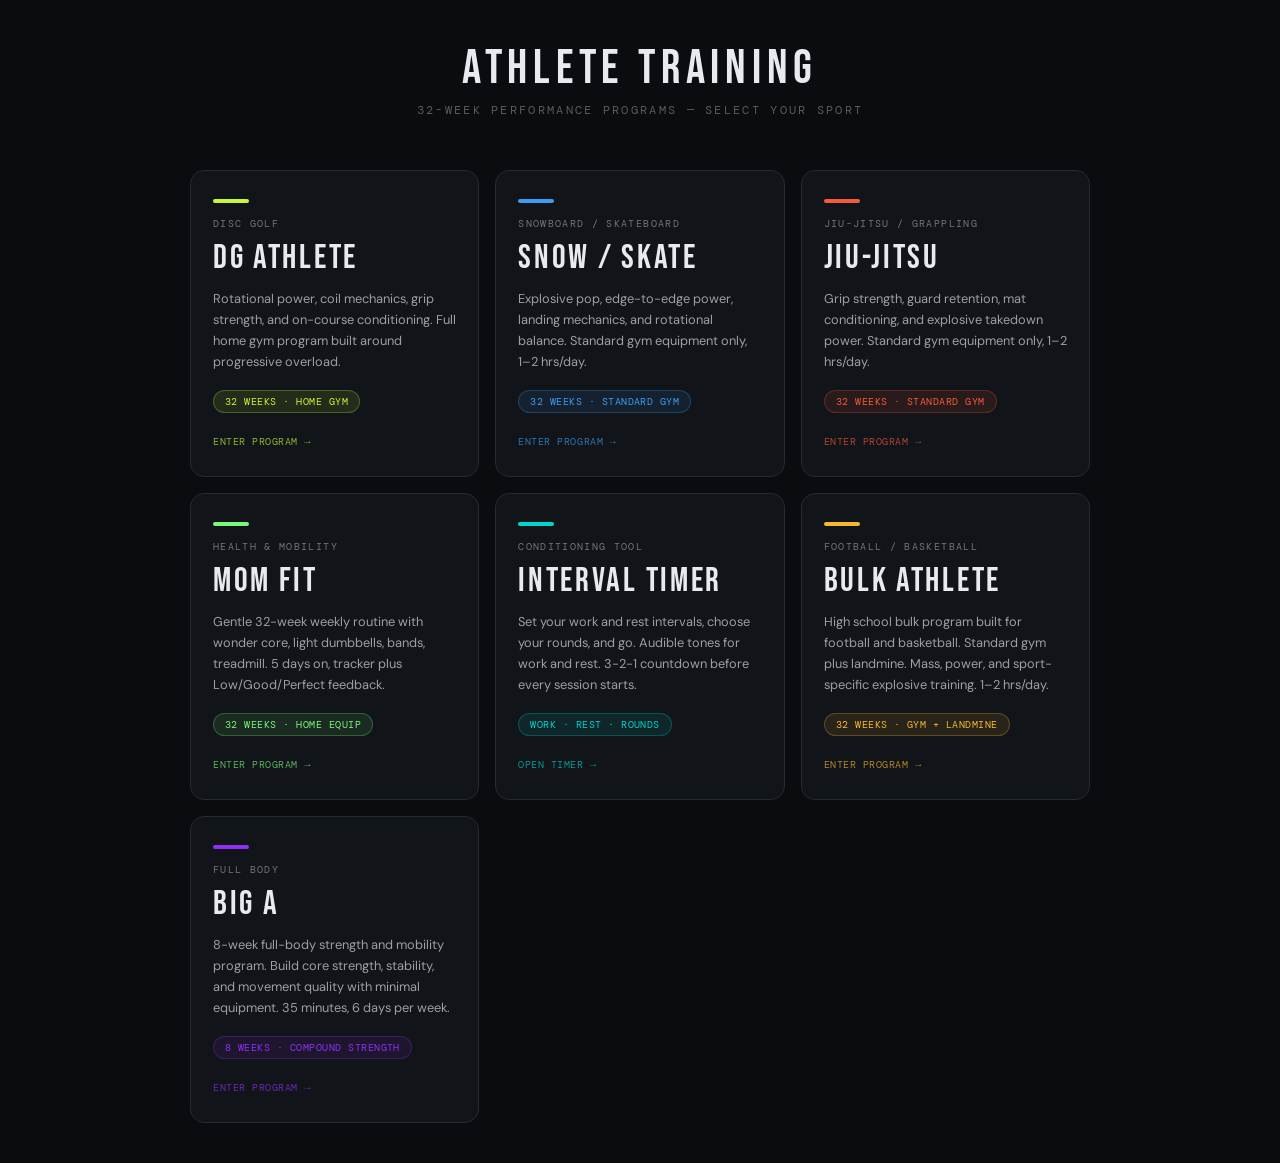
<file: index.html>
<!DOCTYPE html>
<html lang="en">
<head>
<meta charset="UTF-8"/>
<meta name="viewport" content="width=device-width, initial-scale=1.0"/>
<title>ATHLETE TRAINING SYSTEM — 32-Week Programs</title>
<link href="https://fonts.googleapis.com/css2?family=Bebas+Neue&family=DM+Mono:wght@400;500&family=DM+Sans:wght@300;400;500;600&display=swap" rel="stylesheet"/>
<style>
  :root {
    --bg:#0a0c0f;--surface:#111418;--surface2:#181c22;--border:#252a33;
    --text:#e8eaf0;--muted:#606880;
  }
  *{box-sizing:border-box;margin:0;padding:0}
  body{background:var(--bg);color:var(--text);font-family:'DM Sans',sans-serif;min-height:100vh;display:flex;flex-direction:column;align-items:center;justify-content:center;padding:40px 20px}
  .landing-title{font-family:'Bebas Neue',cursive;font-size:3rem;letter-spacing:.12em;margin-bottom:6px;text-align:center}
  .landing-sub{font-family:'DM Mono',monospace;font-size:.72rem;letter-spacing:.2em;opacity:.35;text-align:center;margin-bottom:52px;text-transform:uppercase}
  .athlete-grid{display:grid;grid-template-columns:repeat(3,1fr);gap:16px;max-width:900px;width:100%}
  .athlete-card{background:var(--surface);border:1px solid var(--border);border-radius:14px;padding:28px 22px;cursor:pointer;transition:.25s;text-decoration:none;color:var(--text);display:flex;flex-direction:column;gap:10px;position:relative;overflow:hidden}
  .athlete-card:hover{transform:translateY(-3px)}
  .card-stripe{width:36px;height:4px;border-radius:2px;margin-bottom:4px}
  .card-title{font-family:'Bebas Neue',cursive;font-size:2.1rem;letter-spacing:.08em;line-height:1}
  .card-sport{font-family:'DM Mono',monospace;font-size:.6rem;letter-spacing:.14em;opacity:.45;text-transform:uppercase;margin-bottom:2px}
  .card-desc{font-size:.8rem;line-height:1.65;opacity:.65;margin-top:2px}
  .card-tag{display:inline-block;font-family:'DM Mono',monospace;font-size:.6rem;padding:4px 11px;border-radius:100px;margin-top:8px;letter-spacing:.05em;width:fit-content}

  /* DG card */
  .card-dg{border-color:#252a33}
  .card-dg:hover{border-color:#c8f73a;background:rgba(200,247,58,.04)}
  .card-dg .card-stripe{background:#c8f73a}
  .card-dg .card-tag{background:rgba(200,247,58,.1);color:#c8f73a;border:1px solid rgba(200,247,58,.25)}
  .card-dg .card-arrow{color:#c8f73a}

  /* Snow/Skate card */
  .card-snow{border-color:#252a33}
  .card-snow:hover{border-color:#3a9ef7;background:rgba(58,158,247,.04)}
  .card-snow .card-stripe{background:#3a9ef7}
  .card-snow .card-tag{background:rgba(58,158,247,.1);color:#3a9ef7;border:1px solid rgba(58,158,247,.25)}
  .card-snow .card-arrow{color:#3a9ef7}

  /* BJJ card */
  .card-bjj{border-color:#252a33}
  .card-bjj:hover{border-color:#f75a3a;background:rgba(247,90,58,.04)}
  .card-bjj .card-stripe{background:#f75a3a}
  .card-bjj .card-tag{background:rgba(247,90,58,.1);color:#f75a3a;border:1px solid rgba(247,90,58,.25)}
  .card-bjj .card-arrow{color:#f75a3a}

  /* MOM 65+ card */
  .card-mom{border-color:#252a33}
  .card-mom:hover{border-color:#7af77c;background:rgba(122,247,124,.08)}
  .card-mom .card-stripe{background:#7af77c}
  .card-mom .card-tag{background:rgba(122,247,124,.1);color:#7af77c;border:1px solid rgba(122,247,124,.25)}
  .card-mom .card-arrow{color:#7af77c}

  /* Interval Timer card */
  .card-timer{border-color:#252a33}
  .card-timer:hover{border-color:#00d4cc;background:rgba(0,212,204,.04)}
  .card-timer .card-stripe{background:#00d4cc}
  .card-timer .card-tag{background:rgba(0,212,204,.1);color:#00d4cc;border:1px solid rgba(0,212,204,.25)}
  .card-timer .card-arrow{color:#00d4cc}

  /* Football/Hoops card */
  .card-football{border-color:#252a33}
  .card-football:hover{border-color:#f7b830;background:rgba(247,184,48,.04)}
  .card-football .card-stripe{background:#f7b830}
  .card-football .card-tag{background:rgba(247,184,48,.1);color:#f7b830;border:1px solid rgba(247,184,48,.25)}
  .card-football .card-arrow{color:#f7b830}

  /* Big A card */
  .card-biga{border-color:#252a33}
  .card-biga:hover{border-color:#9030f7;background:rgba(144,48,247,.04)}
  .card-biga .card-stripe{background:#9030f7}
  .card-biga .card-tag{background:rgba(144,48,247,.1);color:#9030f7;border:1px solid rgba(144,48,247,.25)}
  .card-biga .card-arrow{color:#9030f7}

  .card-arrow{font-family:'DM Mono',monospace;font-size:.65rem;margin-top:auto;padding-top:12px;opacity:.7;letter-spacing:.05em}

  ::-webkit-scrollbar{width:4px}::-webkit-scrollbar-track{background:var(--bg)}::-webkit-scrollbar-thumb{background:var(--border)}

  @media(max-width:720px){
    .athlete-grid{grid-template-columns:1fr}
    .landing-title{font-size:2.2rem}
    body{justify-content:flex-start;padding:40px 20px}
  }
</style>
</head>
<body>
<div class="landing-title">ATHLETE TRAINING</div>
<div class="landing-sub">32-Week Performance Programs — Select Your Sport</div>
<div class="athlete-grid">

  <a class="athlete-card card-dg" href="dg-athlete.html">
    <div class="card-stripe"></div>
    <div class="card-sport">Disc Golf</div>
    <div class="card-title">DG ATHLETE</div>
    <div class="card-desc">Rotational power, coil mechanics, grip strength, and on-course conditioning. Full home gym program built around progressive overload.</div>
    <div class="card-tag">32 WEEKS · HOME GYM</div>
    <div class="card-arrow card-dg">ENTER PROGRAM →</div>
  </a>

  <a class="athlete-card card-snow" href="snow-skate.html">
    <div class="card-stripe"></div>
    <div class="card-sport">Snowboard / Skateboard</div>
    <div class="card-title">SNOW / SKATE</div>
    <div class="card-desc">Explosive pop, edge-to-edge power, landing mechanics, and rotational balance. Standard gym equipment only, 1–2 hrs/day.</div>
    <div class="card-tag">32 WEEKS · STANDARD GYM</div>
    <div class="card-arrow card-snow">ENTER PROGRAM →</div>
  </a>

  <a class="athlete-card card-bjj" href="jiujitsu.html">
    <div class="card-stripe"></div>
    <div class="card-sport">Jiu-Jitsu / Grappling</div>
    <div class="card-title">JIU-JITSU</div>
    <div class="card-desc">Grip strength, guard retention, mat conditioning, and explosive takedown power. Standard gym equipment only, 1–2 hrs/day.</div>
    <div class="card-tag">32 WEEKS · STANDARD GYM</div>
    <div class="card-arrow card-bjj">ENTER PROGRAM →</div>
  </a>

  <a class="athlete-card card-mom" href="mom-65.html">
    <div class="card-stripe"></div>
    <div class="card-sport">Health & Mobility</div>
    <div class="card-title">MOM FIT</div>
    <div class="card-desc">Gentle 32-week weekly routine with wonder core, light dumbbells, bands, treadmill. 5 days on, tracker plus Low/Good/Perfect feedback.</div>
    <div class="card-tag">32 WEEKS · HOME EQUIP</div>
    <div class="card-arrow card-mom">ENTER PROGRAM →</div>
  </a>

  <a class="athlete-card card-timer" href="interval-timer.html">
    <div class="card-stripe"></div>
    <div class="card-sport">Conditioning Tool</div>
    <div class="card-title">INTERVAL TIMER</div>
    <div class="card-desc">Set your work and rest intervals, choose your rounds, and go. Audible tones for work and rest. 3-2-1 countdown before every session starts.</div>
    <div class="card-tag">WORK · REST · ROUNDS</div>
    <div class="card-arrow card-timer">OPEN TIMER →</div>
  </a>

  <a class="athlete-card card-football" href="football.html">
    <div class="card-stripe"></div>
    <div class="card-sport">Football / Basketball</div>
    <div class="card-title">BULK ATHLETE</div>
    <div class="card-desc">High school bulk program built for football and basketball. Standard gym plus landmine. Mass, power, and sport-specific explosive training. 1–2 hrs/day.</div>
    <div class="card-tag">32 WEEKS · GYM + LANDMINE</div>
    <div class="card-arrow card-football">ENTER PROGRAM →</div>
  </a>

  <a class="athlete-card card-biga" href="big-a.html">
    <div class="card-stripe"></div>
    <div class="card-sport">Full Body</div>
    <div class="card-title">BIG A</div>
    <div class="card-desc">8-week full-body strength and mobility program. Build core strength, stability, and movement quality with minimal equipment. 35 minutes, 6 days per week.</div>
    <div class="card-tag">8 WEEKS · COMPOUND STRENGTH</div>
    <div class="card-arrow card-biga">ENTER PROGRAM →</div>
  </a>

</div>
</body>
</html>
</file>
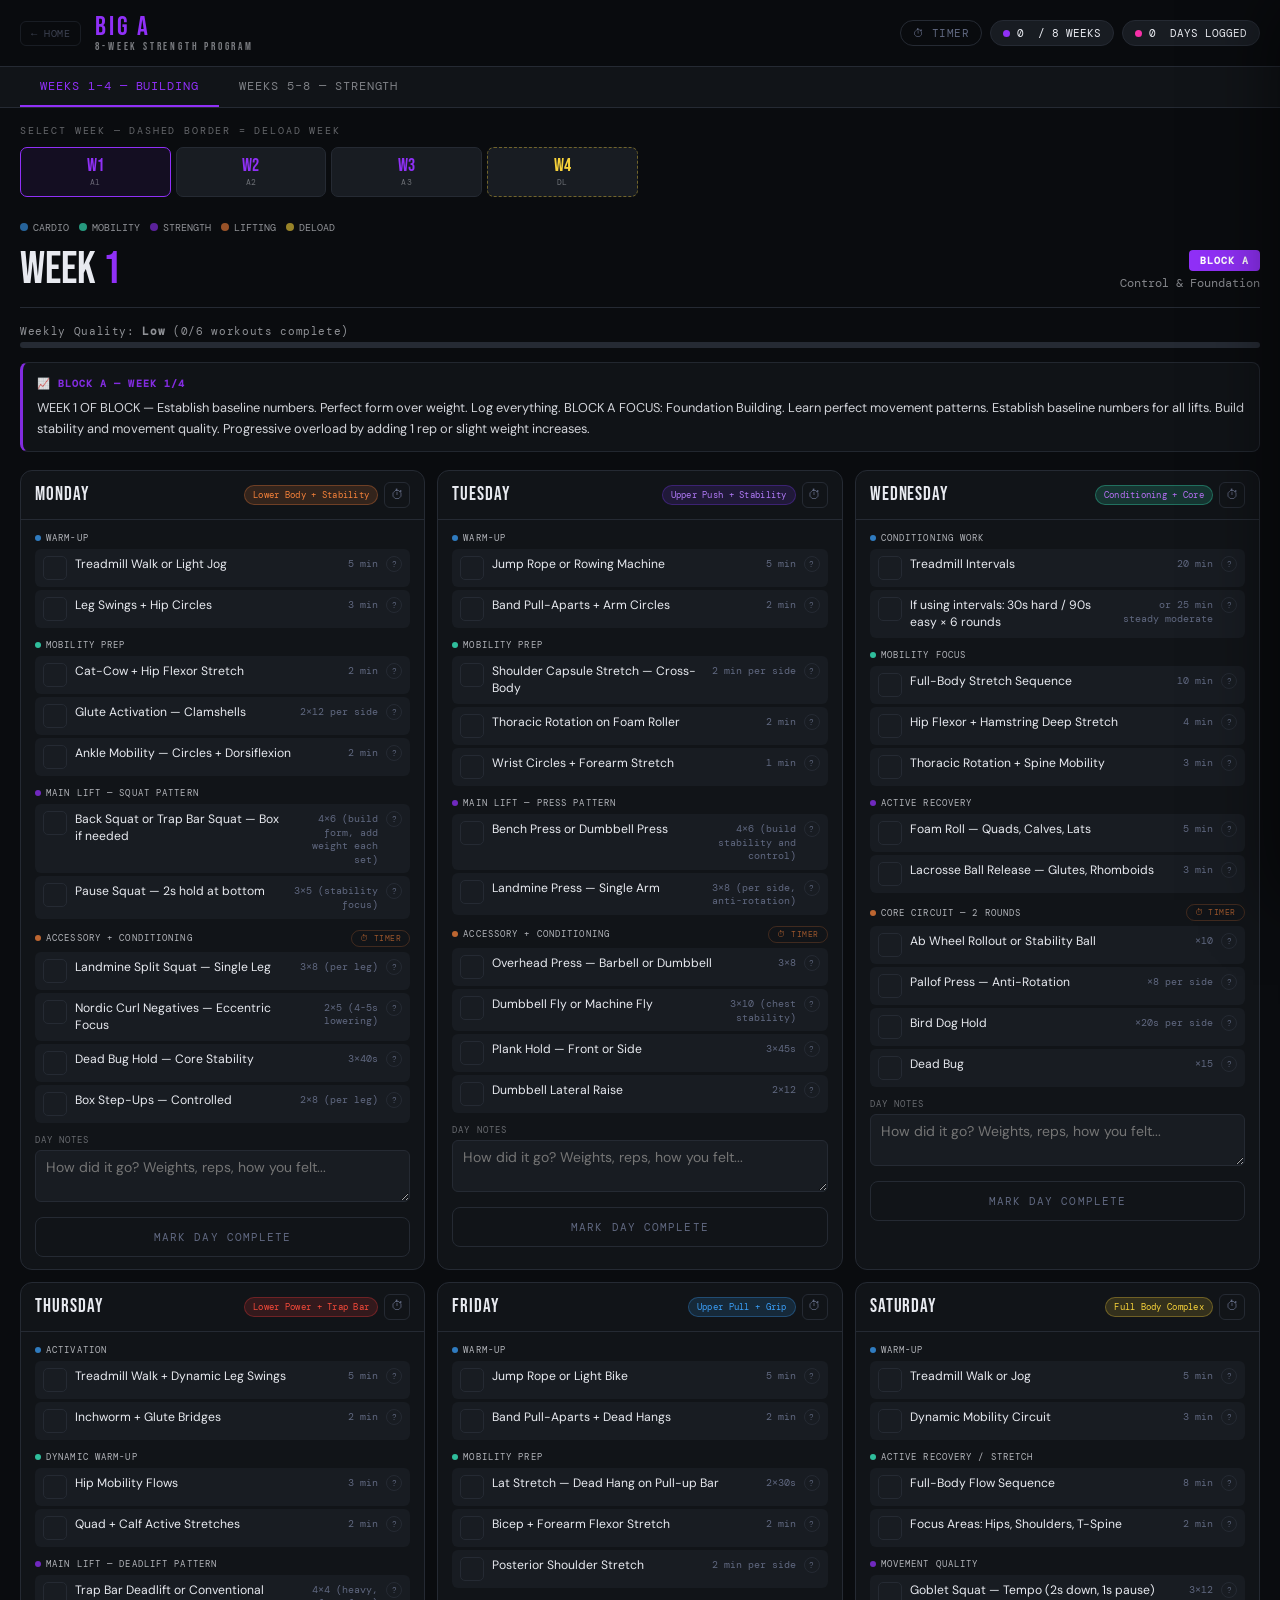
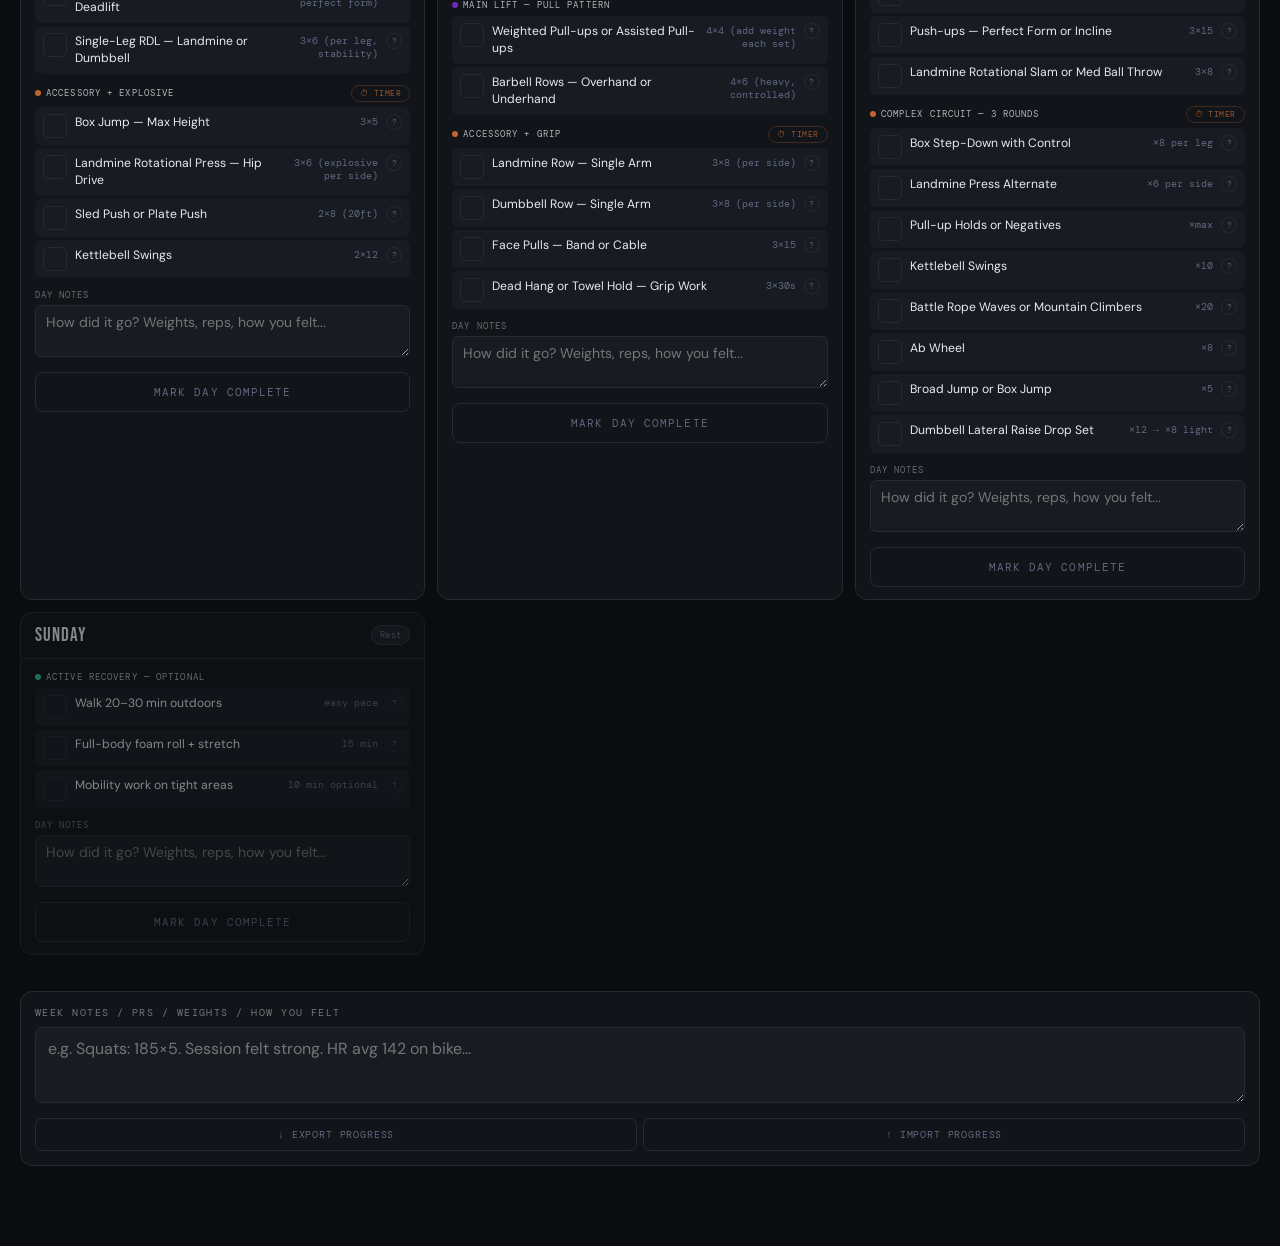
<file: big-a.html>
<!DOCTYPE html>
<html lang="en">
<head>
<meta charset="UTF-8"/>
<meta name="viewport" content="width=device-width, initial-scale=1.0"/>
<title>BIG A — 8-Week Full Body Strength Program</title>
<link rel="stylesheet" href="css/base.css"/>
<style>
  /* Big A theme — purple */
  :root {
    --accent:#9030f7;
    --accent2:#b870f7;
    --accent3:#f730a8;
    --accent4:#30f7f7;
    --dg:#9030f7;
    --accent-lo:rgba(144,48,247,.08);
    --accent-bd:rgba(144,48,247,.28);
  }
  .stat-pill .dot { background: var(--accent); }
  .stat-pill .dot.r { background: var(--accent3); }
  .block-badge { color: #fff; }
  .block-badge.deload { color: #000; }
</style>
</head>
<body>
<header>
  <div class="header-left">
    <a class="back-link" href="index.html">← HOME</a>
    <div class="logo">BIG A<span>8-WEEK STRENGTH PROGRAM</span></div>
  </div>
  <div class="header-stats">
    <div class="stat-pill"><span class="dot"></span><span id="weeksDone">0</span>&nbsp;/ 8 WEEKS</div>
    <div class="stat-pill"><span class="dot r"></span><span id="daysDone">0</span>&nbsp;DAYS LOGGED</div>
  </div>
</header>
<div class="phase-nav">
  <div class="phase-tab active" onclick="setPhase(0)">WEEKS 1–4 — BUILDING</div>
  <div class="phase-tab" onclick="setPhase(1)">WEEKS 5–8 — STRENGTH</div>
</div>
<div class="week-grid-wrap">
  <div class="section-label">SELECT WEEK — dashed border = deload week</div>
  <div class="week-grid" id="weekGrid"></div>
</div>
<div class="legend">
  <div class="leg-item"><div class="leg-dot" style="background:var(--cardio)"></div>CARDIO</div>
  <div class="leg-item"><div class="leg-dot" style="background:var(--yoga)"></div>MOBILITY</div>
  <div class="leg-item"><div class="leg-dot" style="background:var(--dg)"></div>STRENGTH</div>
  <div class="leg-item"><div class="leg-dot" style="background:var(--lift)"></div>LIFTING</div>
  <div class="leg-item"><div class="leg-dot" style="background:var(--yellow)"></div>DELOAD</div>
</div>
<div class="content-area" id="contentArea"></div>
<div class="toast" id="toast"></div>
<div class="modal-overlay" id="infoModal" onclick="if(event.target===this)closeModal()">
  <div class="modal-box">
    <button class="modal-close" onclick="closeModal()">✕</button>
    <div class="modal-ex-name" id="modalName"></div>
    <div class="modal-ex-sets" id="modalSets"></div>
    <a class="modal-yt-link" id="modalYT" target="_blank" rel="noopener">▶ SEARCH YOUTUBE — HOW TO DO THIS</a>
  </div>
</div>
<script src="js/engine.js"></script>
<script src="js/big-a-days.js"></script>
<script src="js/app.js"></script>
<script src="js/timer.js"></script>
<script>
  init({
    storageKey: 'bigA_v1',
    exportFilename: 'big_a_progress.json',
    totalWeeks: 8,
  });
</script>
</body>
</html>
</file>
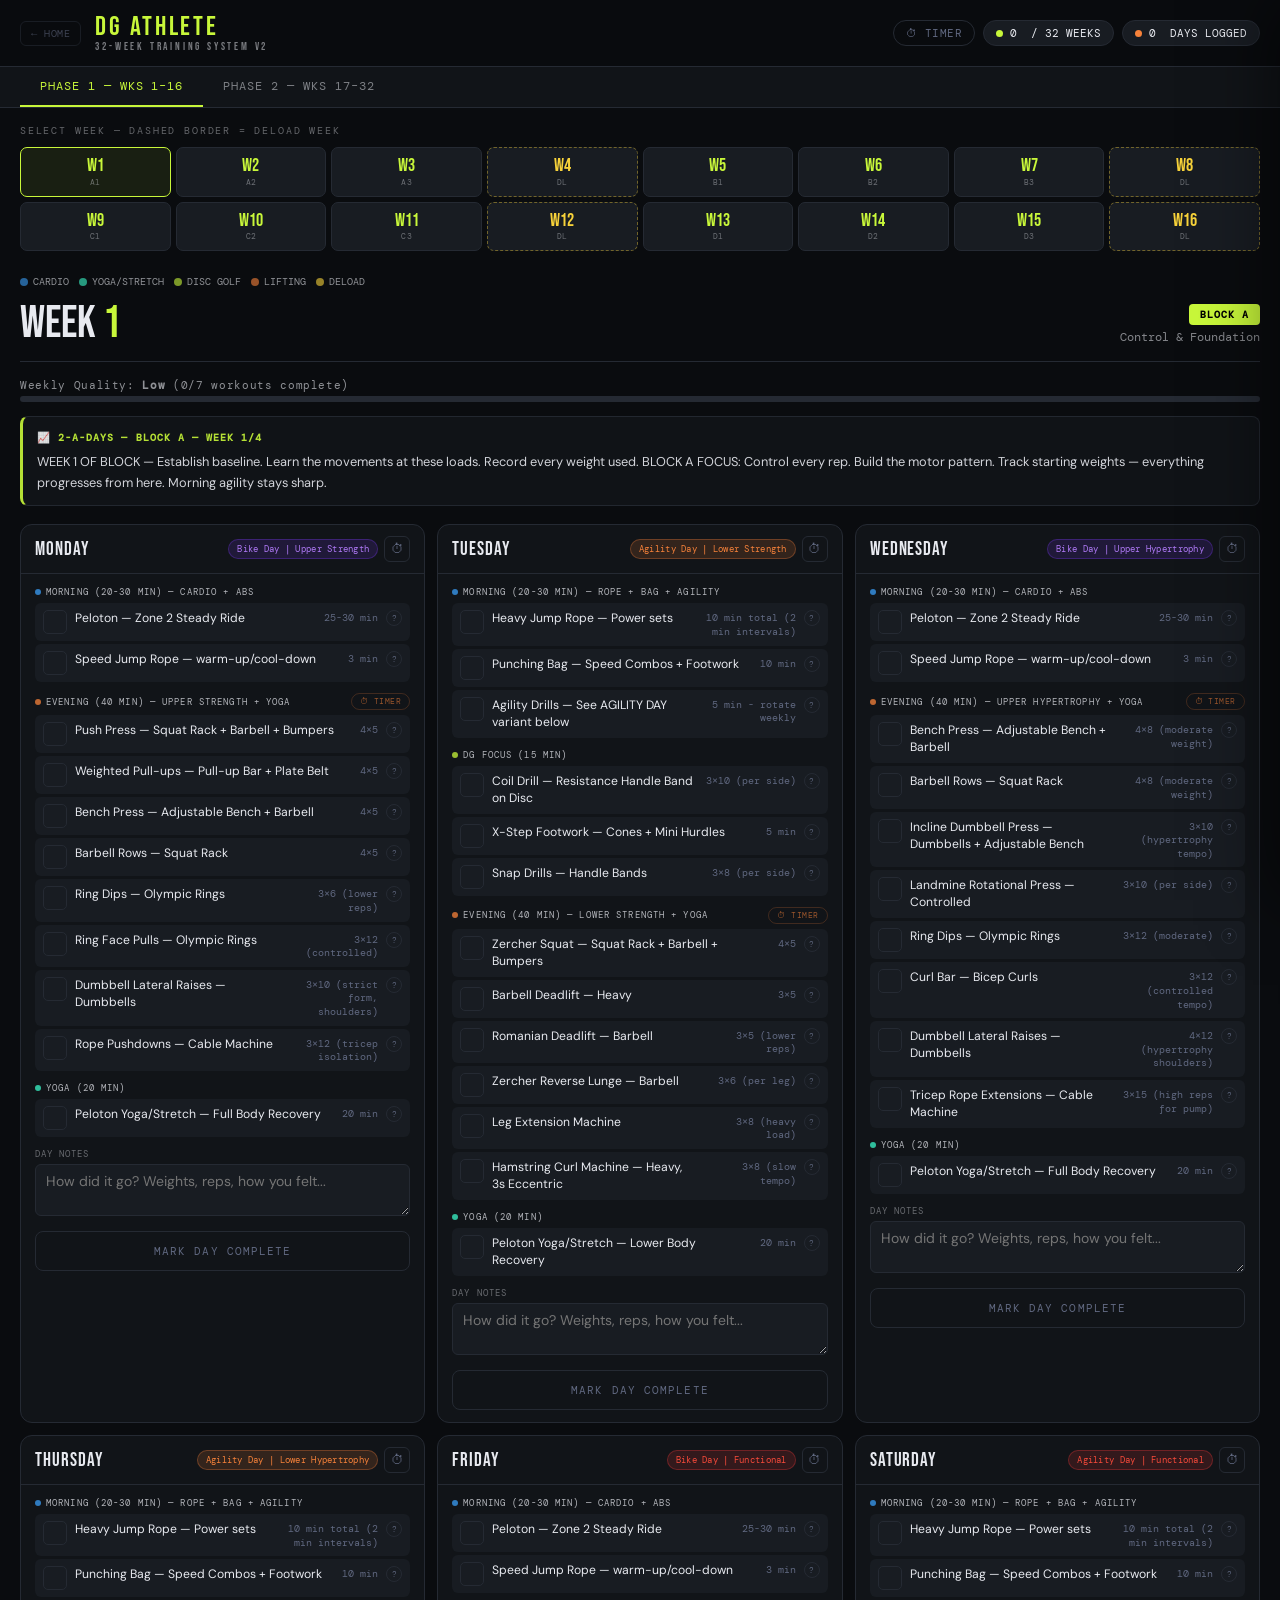
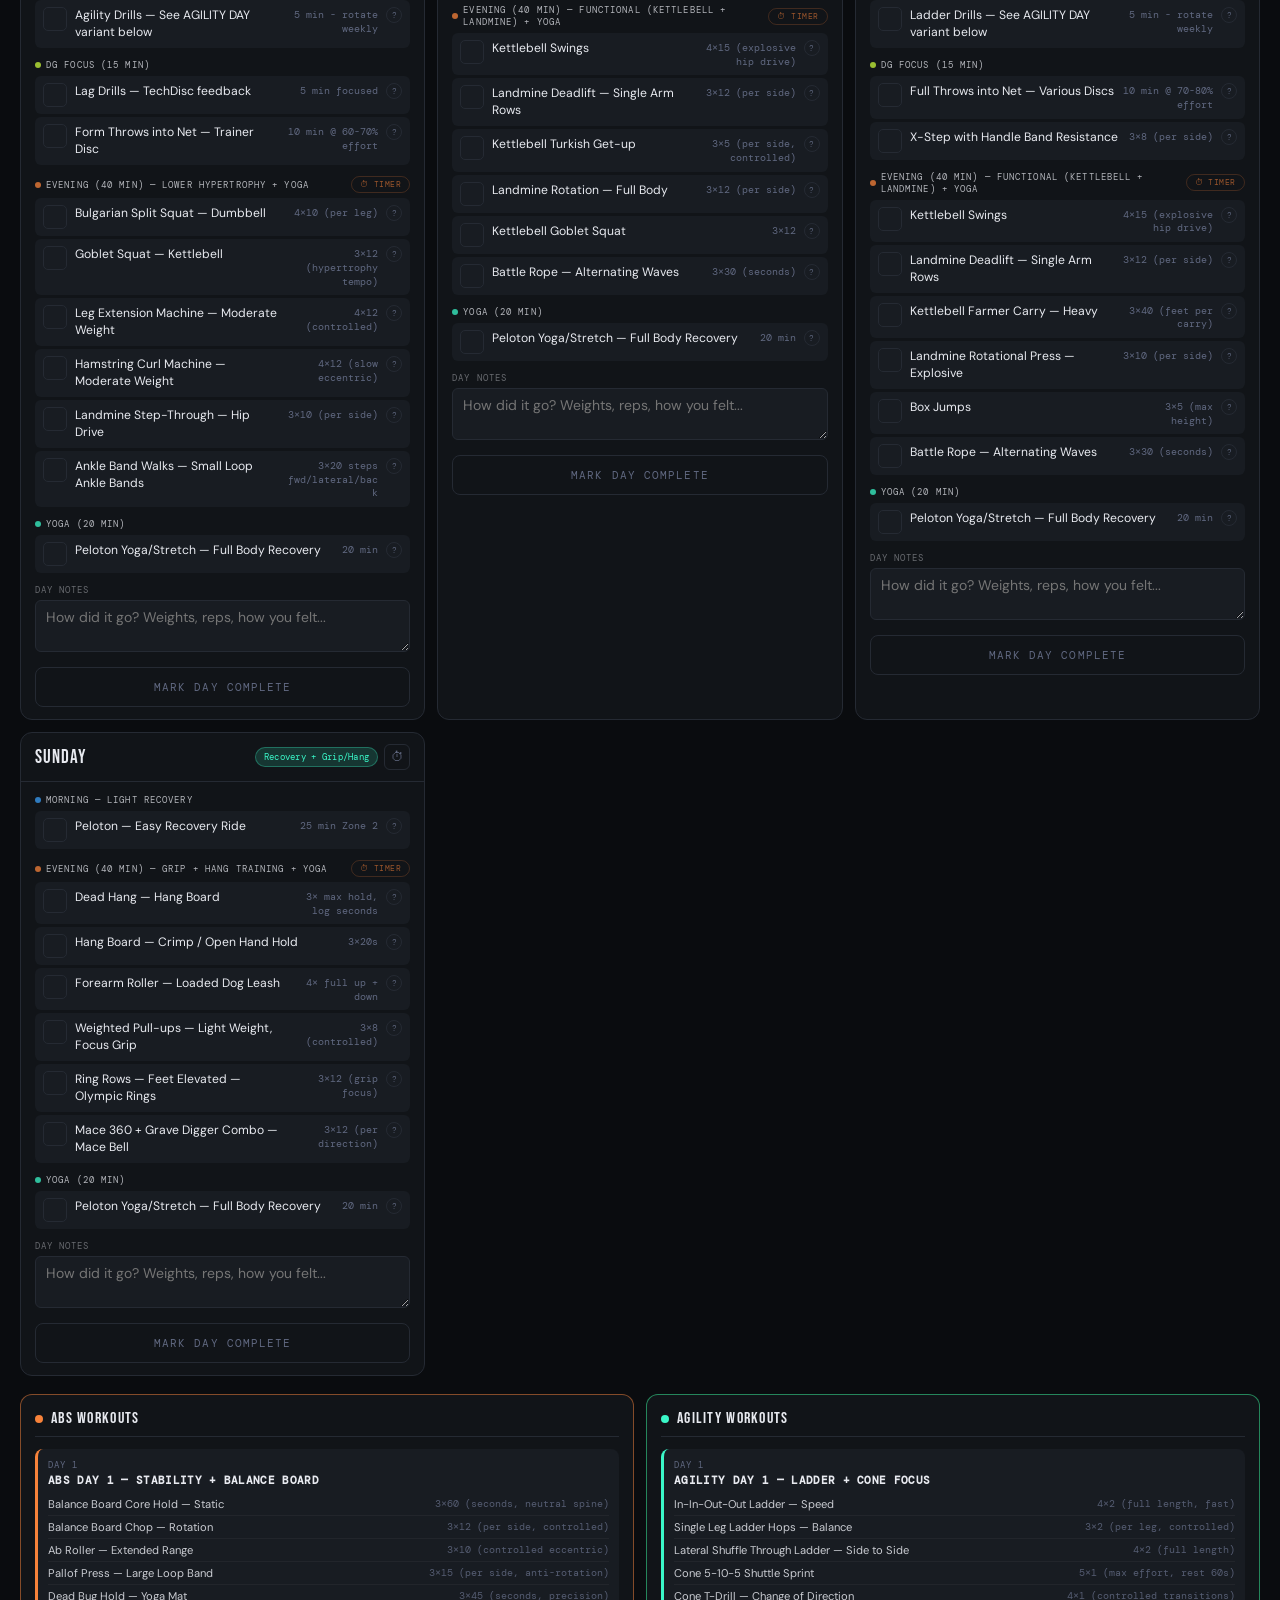
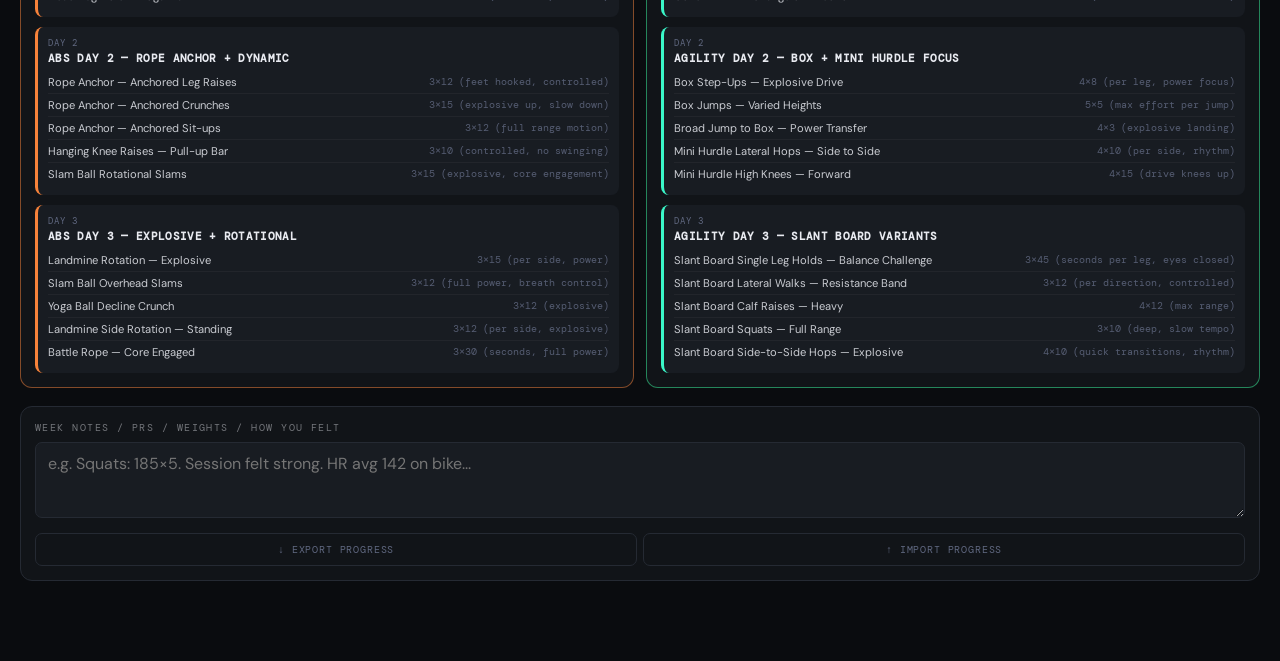
<file: dg-athlete.html>
<!DOCTYPE html>
<html lang="en">
<head>
<meta charset="UTF-8"/>
<meta name="viewport" content="width=device-width, initial-scale=1.0"/>
<title>DG ATHLETE — 32-Week Training System</title>
<link rel="stylesheet" href="css/base.css"/>
<style>
  /* DG theme — lime green (default, no overrides needed) */
</style>
</head>
<body>
<header>
  <div class="header-left">
    <a class="back-link" href="index.html">← HOME</a>
    <div class="logo">DG ATHLETE<span>32-WEEK TRAINING SYSTEM v2</span></div>
  </div>
  <div class="header-stats">
    <div class="stat-pill"><span class="dot"></span><span id="weeksDone">0</span>&nbsp;/ 32 WEEKS</div>
    <div class="stat-pill"><span class="dot r"></span><span id="daysDone">0</span>&nbsp;DAYS LOGGED</div>
  </div>
</header>
<div class="phase-nav">
  <div class="phase-tab active" onclick="setPhase(0)">PHASE 1 — WKS 1–16</div>
  <div class="phase-tab" onclick="setPhase(1)">PHASE 2 — WKS 17–32</div>
</div>
<div class="week-grid-wrap">
  <div class="section-label">SELECT WEEK — dashed border = deload week</div>
  <div class="week-grid" id="weekGrid"></div>
</div>
<div class="legend">
  <div class="leg-item"><div class="leg-dot" style="background:var(--cardio)"></div>CARDIO</div>
  <div class="leg-item"><div class="leg-dot" style="background:var(--yoga)"></div>YOGA/STRETCH</div>
  <div class="leg-item"><div class="leg-dot" style="background:var(--dg)"></div>DISC GOLF</div>
  <div class="leg-item"><div class="leg-dot" style="background:var(--lift)"></div>LIFTING</div>
  <div class="leg-item"><div class="leg-dot" style="background:var(--yellow)"></div>DELOAD</div>
</div>
<div class="content-area" id="contentArea"></div>
<div class="toast" id="toast"></div>
<div class="modal-overlay" id="infoModal" onclick="if(event.target===this)closeModal()">
  <div class="modal-box">
    <button class="modal-close" onclick="closeModal()">✕</button>
    <div class="modal-ex-name" id="modalName"></div>
    <div class="modal-ex-sets" id="modalSets"></div>
    <a class="modal-yt-link" id="modalYT" target="_blank" rel="noopener">▶ SEARCH YOUTUBE — HOW TO DO THIS</a>
  </div>
</div>
<script src="js/engine.js"></script>
<script src="js/dg-days.js"></script>
<script src="js/app.js"></script>
<script src="js/timer.js"></script>
<script>
  init({
    storageKey: 'dgAthlete_v2',
    exportFilename: 'dg_athlete_progress.json',
  });
</script>
</body>
</html>
</file>
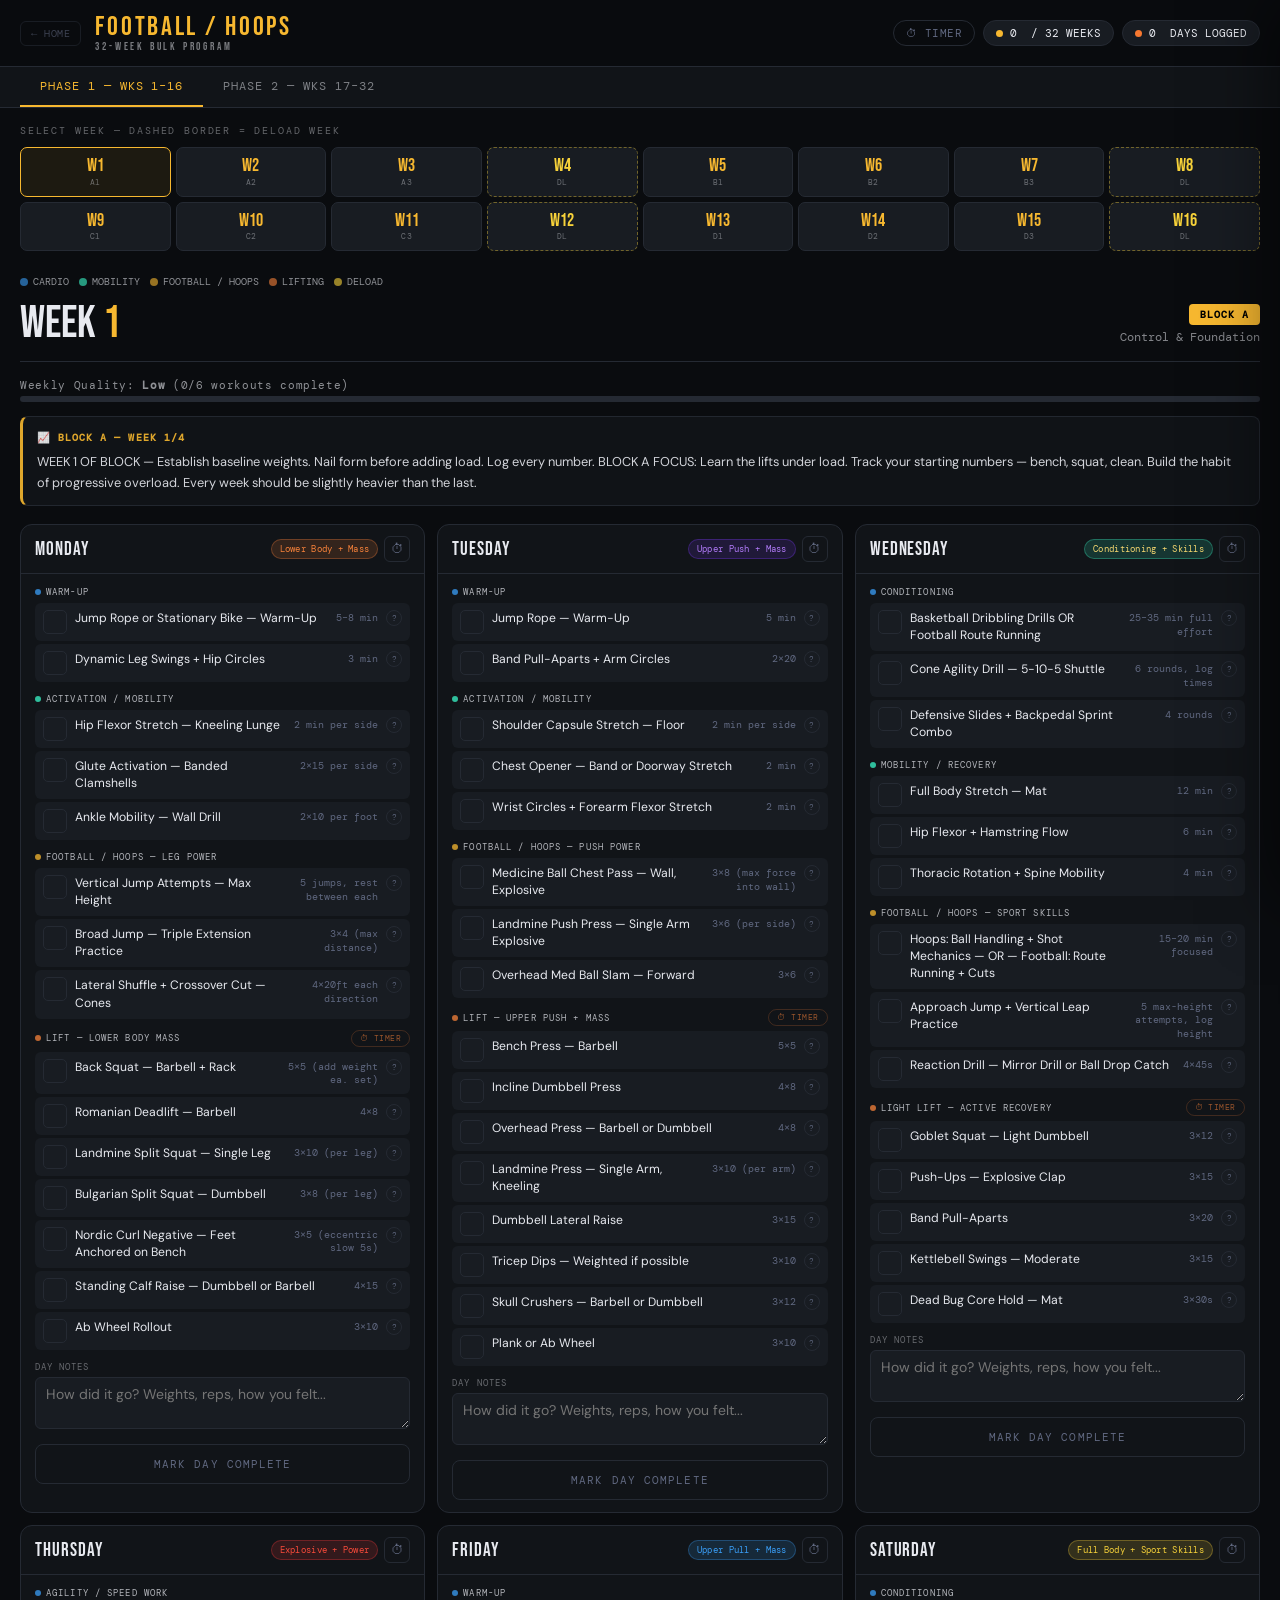
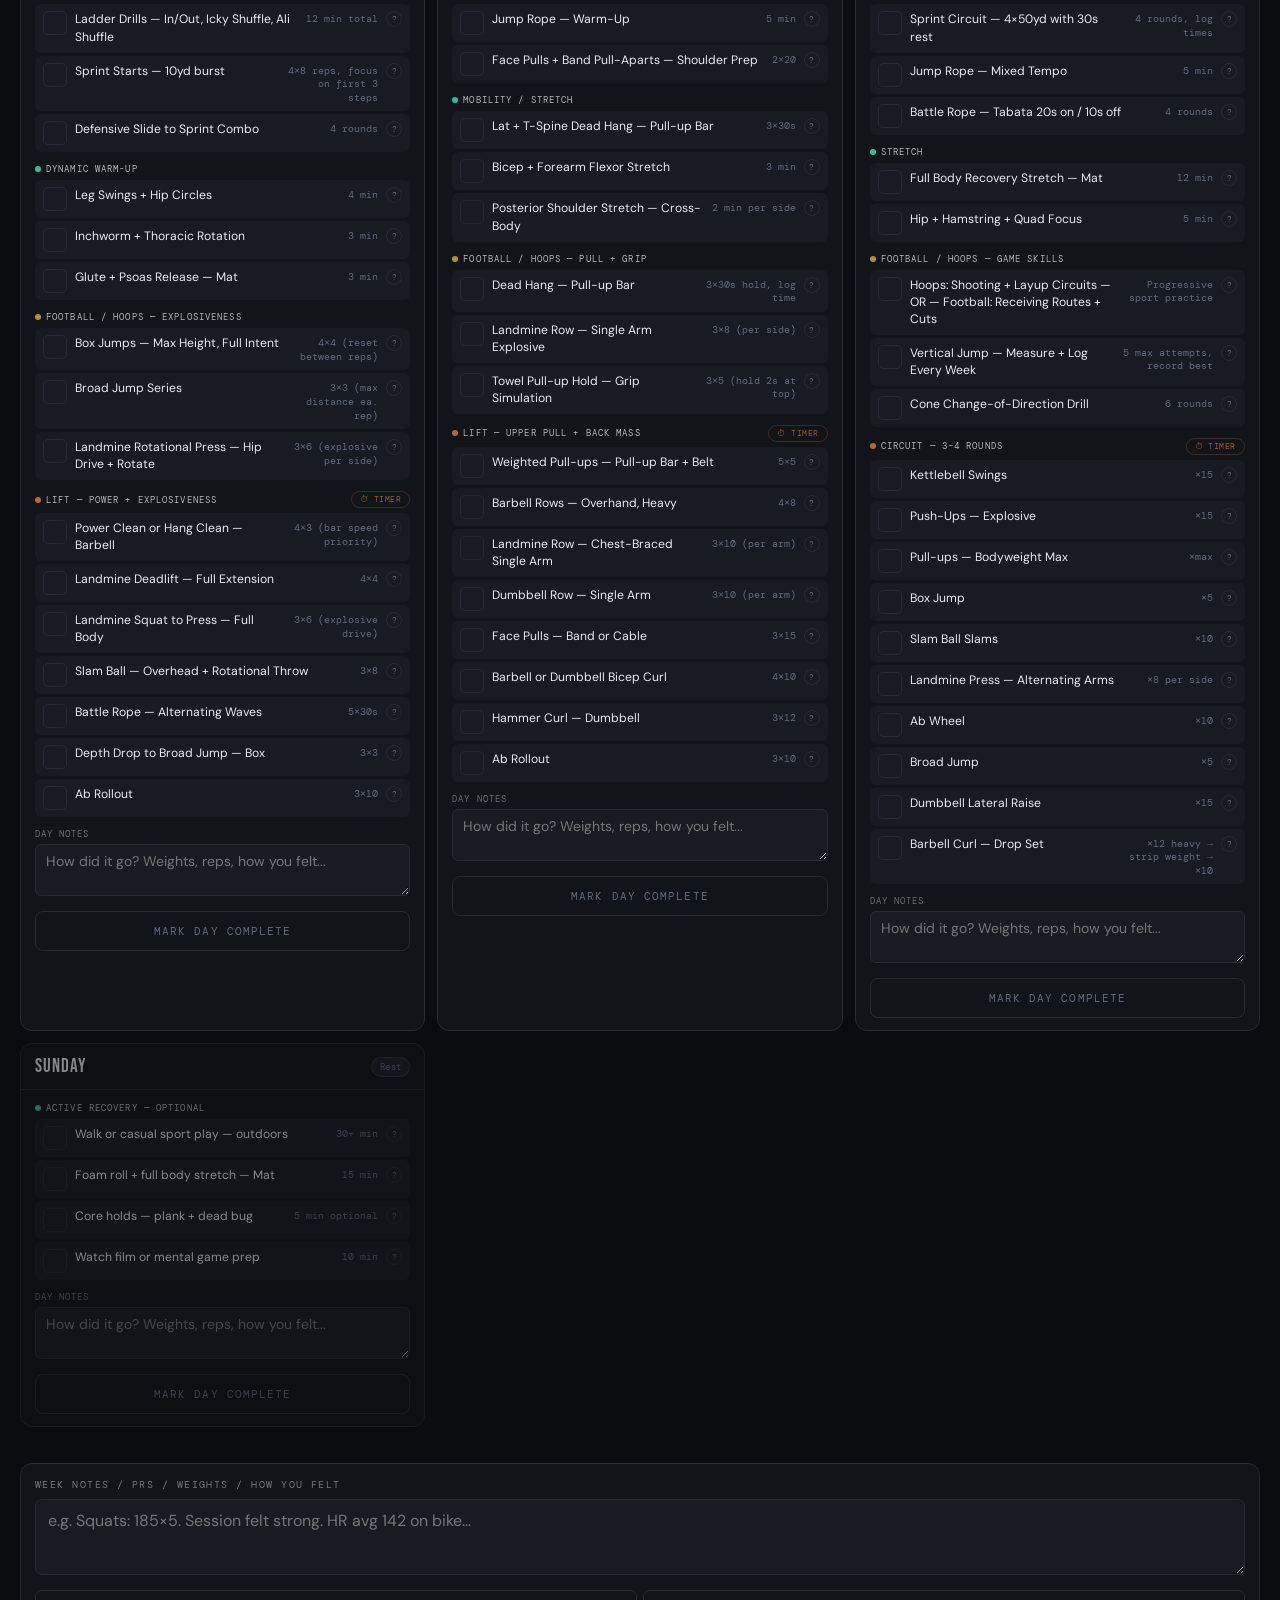
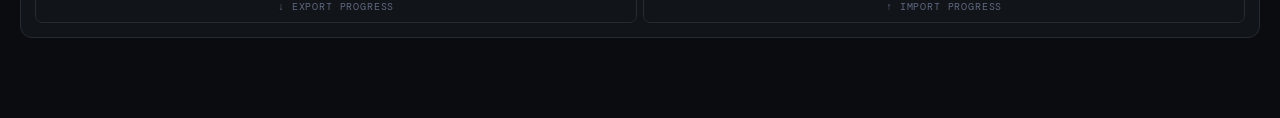
<file: football.html>
<!DOCTYPE html>
<html lang="en">
<head>
<meta charset="UTF-8"/>
<meta name="viewport" content="width=device-width, initial-scale=1.0"/>
<title>FOOTBALL / HOOPS ATHLETE — 32-Week Bulk Program</title>
<link rel="stylesheet" href="css/base.css"/>
<style>
  /* Football/Hoops theme — gold/amber */
  :root {
    --accent:#f7b830;
    --accent2:#f7d870;
    --accent3:#f77830;
    --accent4:#f730a8;
    --dg:#f7b830;
    --accent-lo:rgba(247,184,48,.08);
    --accent-bd:rgba(247,184,48,.28);
  }
  .stat-pill .dot { background: var(--accent); }
  .stat-pill .dot.r { background: var(--accent3); }
  .block-badge { color: #000; }
  .block-badge.deload { color: #000; }
</style>
</head>
<body>
<header>
  <div class="header-left">
    <a class="back-link" href="index.html">← HOME</a>
    <div class="logo">FOOTBALL / HOOPS<span>32-WEEK BULK PROGRAM</span></div>
  </div>
  <div class="header-stats">
    <div class="stat-pill"><span class="dot"></span><span id="weeksDone">0</span>&nbsp;/ 32 WEEKS</div>
    <div class="stat-pill"><span class="dot r"></span><span id="daysDone">0</span>&nbsp;DAYS LOGGED</div>
  </div>
</header>
<div class="phase-nav">
  <div class="phase-tab active" onclick="setPhase(0)">PHASE 1 — WKS 1–16</div>
  <div class="phase-tab" onclick="setPhase(1)">PHASE 2 — WKS 17–32</div>
</div>
<div class="week-grid-wrap">
  <div class="section-label">SELECT WEEK — dashed border = deload week</div>
  <div class="week-grid" id="weekGrid"></div>
</div>
<div class="legend">
  <div class="leg-item"><div class="leg-dot" style="background:var(--cardio)"></div>CARDIO</div>
  <div class="leg-item"><div class="leg-dot" style="background:var(--yoga)"></div>MOBILITY</div>
  <div class="leg-item"><div class="leg-dot" style="background:var(--dg)"></div>FOOTBALL / HOOPS</div>
  <div class="leg-item"><div class="leg-dot" style="background:var(--lift)"></div>LIFTING</div>
  <div class="leg-item"><div class="leg-dot" style="background:var(--yellow)"></div>DELOAD</div>
</div>
<div class="content-area" id="contentArea"></div>
<div class="toast" id="toast"></div>
<div class="modal-overlay" id="infoModal" onclick="if(event.target===this)closeModal()">
  <div class="modal-box">
    <button class="modal-close" onclick="closeModal()">✕</button>
    <div class="modal-ex-name" id="modalName"></div>
    <div class="modal-ex-sets" id="modalSets"></div>
    <a class="modal-yt-link" id="modalYT" target="_blank" rel="noopener">▶ SEARCH YOUTUBE — HOW TO DO THIS</a>
  </div>
</div>
<script src="js/engine.js"></script>
<script src="js/football-days.js"></script>
<script src="js/app.js"></script>
<script src="js/timer.js"></script>
<script>
  init({
    storageKey: 'footballAthlete_v1',
    exportFilename: 'football_athlete_progress.json',
  });
</script>
</body>
</html>
</file>
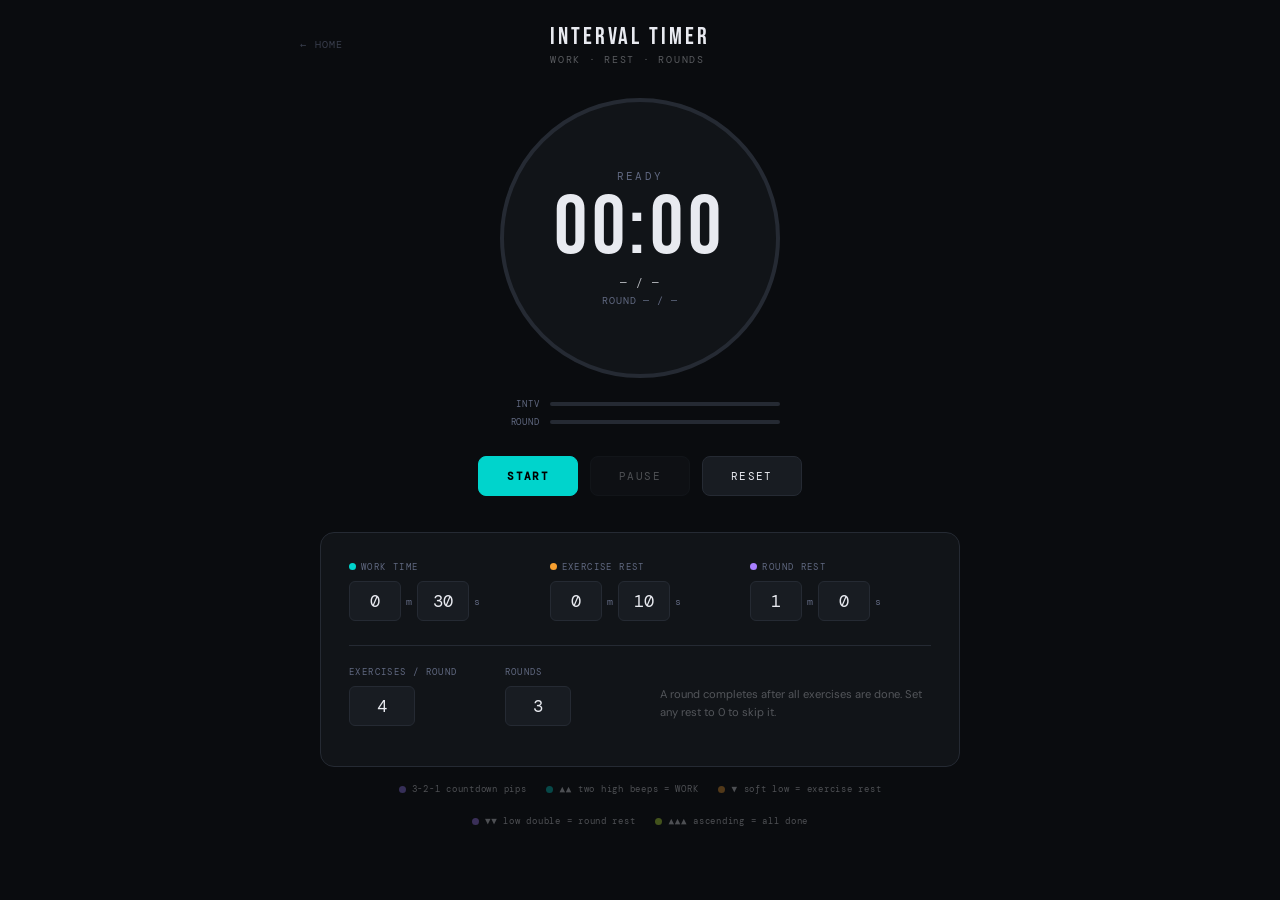
<file: interval-timer.html>
<!DOCTYPE html>
<html lang="en">
<head>
<meta charset="UTF-8"/>
<meta name="viewport" content="width=device-width, initial-scale=1.0"/>
<title>INTERVAL TIMER</title>
<link href="https://fonts.googleapis.com/css2?family=Bebas+Neue&family=DM+Mono:wght@400;500&family=DM+Sans:wght@300;400;500;600&display=swap" rel="stylesheet"/>
<style>
  :root{
    --bg:#0a0c0f;--surface:#111418;--surface2:#181c22;--border:#252a33;
    --text:#e8eaf0;--muted:#606880;
    --work:#00d4cc;--rest-ex:#f7a030;--rest-rnd:#a87fff;--ready:#9b7fff;--done:#c8f73a;
  }
  *{box-sizing:border-box;margin:0;padding:0}
  body{background:var(--bg);color:var(--text);font-family:'DM Sans',sans-serif;min-height:100vh;display:flex;flex-direction:column;align-items:center;padding:0 20px 60px}

  /* ── HEADER ── */
  header{width:100%;max-width:680px;display:flex;align-items:center;justify-content:space-between;padding:22px 0 32px}
  .back-link{font-family:'DM Mono',monospace;font-size:.65rem;letter-spacing:.12em;color:var(--muted);text-decoration:none;opacity:.55;transition:.2s}
  .back-link:hover{opacity:1;color:var(--text)}
  .logo{font-family:'Bebas Neue',cursive;font-size:1.5rem;letter-spacing:.12em}
  .logo span{font-family:'DM Mono',monospace;font-size:.6rem;letter-spacing:.18em;display:block;opacity:.35;margin-top:2px;font-weight:400}

  /* ── LAYOUT ── */
  .timer-wrap{display:flex;flex-direction:column;align-items:center;width:100%;max-width:680px;gap:0}

  /* ── TIMER FACE ── */
  .timer-face{
    width:280px;height:280px;border-radius:50%;
    border:4px solid var(--border);
    display:flex;flex-direction:column;align-items:center;justify-content:center;gap:4px;
    margin-bottom:20px;
    background:var(--surface);
    transition:border-color .4s,background .4s,box-shadow .4s;
  }
  .timer-face.phase-work      {border-color:rgba(0,212,204,.4);    background:rgba(0,212,204,.06);   box-shadow:0 0 40px rgba(0,212,204,.1)}
  .timer-face.phase-rest-ex   {border-color:rgba(247,160,48,.4);   background:rgba(247,160,48,.06);  box-shadow:0 0 40px rgba(247,160,48,.1)}
  .timer-face.phase-rest-rnd  {border-color:rgba(168,127,255,.4);  background:rgba(168,127,255,.06); box-shadow:0 0 40px rgba(168,127,255,.1)}
  .timer-face.phase-ready     {border-color:rgba(155,127,255,.35); background:rgba(155,127,255,.07); box-shadow:0 0 40px rgba(155,127,255,.1)}
  .timer-face.phase-done      {border-color:rgba(200,247,58,.35);  background:rgba(200,247,58,.07);  box-shadow:0 0 40px rgba(200,247,58,.1)}

  .phase-label{font-family:'DM Mono',monospace;font-size:.68rem;letter-spacing:.2em;color:var(--muted);transition:color .3s}
  .phase-work     .phase-label{color:var(--work)}
  .phase-rest-ex  .phase-label{color:var(--rest-ex)}
  .phase-rest-rnd .phase-label{color:var(--rest-rnd)}
  .phase-ready    .phase-label{color:var(--ready)}
  .phase-done     .phase-label{color:var(--done)}

  .timer-digits{font-family:'Bebas Neue',cursive;font-size:5.2rem;letter-spacing:.06em;line-height:1;color:var(--text);transition:color .3s}
  .phase-work     .timer-digits{color:var(--work)}
  .phase-rest-ex  .timer-digits{color:var(--rest-ex)}
  .phase-rest-rnd .timer-digits{color:var(--rest-rnd)}
  .phase-ready    .timer-digits{color:var(--ready)}
  .phase-done     .timer-digits{color:var(--done)}

  .ex-label{font-family:'DM Mono',monospace;font-size:.68rem;letter-spacing:.1em;color:var(--text);opacity:.75;margin-top:2px}
  .round-label{font-family:'DM Mono',monospace;font-size:.6rem;letter-spacing:.1em;color:var(--muted)}

  /* ── PROGRESS BARS ── */
  .progress-group{width:280px;display:flex;flex-direction:column;gap:6px;margin-bottom:28px}
  .prog-row{display:flex;align-items:center;gap:10px}
  .prog-key{font-family:'DM Mono',monospace;font-size:.55rem;letter-spacing:.1em;color:var(--muted);width:40px;text-align:right;flex-shrink:0}
  .progress-track{flex:1;height:4px;background:var(--border);border-radius:2px;overflow:hidden}
  .progress-fill{height:100%;width:0%;border-radius:2px;transition:background .4s}

  /* ── CONTROLS ── */
  .controls{display:flex;gap:12px;margin-bottom:36px}
  .btn{font-family:'DM Mono',monospace;font-size:.7rem;letter-spacing:.12em;padding:12px 28px;border-radius:8px;border:1px solid var(--border);background:var(--surface2);color:var(--text);cursor:pointer;transition:.2s}
  .btn:hover{border-color:var(--text);background:var(--surface)}
  .btn.primary{background:var(--work);border-color:var(--work);color:#000;font-weight:600}
  .btn.primary:hover{filter:brightness(1.1)}
  .btn:disabled{opacity:.3;cursor:default}

  /* ── SETTINGS ── */
  .settings{
    width:100%;max-width:640px;
    background:var(--surface);border:1px solid var(--border);border-radius:14px;
    padding:28px 28px 20px;display:flex;flex-direction:column;gap:0;
  }
  .settings-row{display:grid;gap:20px;margin-bottom:20px}
  .settings-row.row-times  {grid-template-columns:repeat(3,1fr)}
  .settings-row.row-counts {grid-template-columns:1fr 1fr 2fr}
  .settings-divider{border:none;border-top:1px solid var(--border);margin:4px 0 20px}

  .setting-group{display:flex;flex-direction:column;gap:8px}
  .setting-label{font-family:'DM Mono',monospace;font-size:.58rem;letter-spacing:.15em;color:var(--muted);text-transform:uppercase}
  .setting-label .dot{display:inline-block;width:7px;height:7px;border-radius:50%;margin-right:5px;vertical-align:middle;position:relative;top:-1px}

  .time-inputs{display:flex;align-items:center;gap:5px}
  .time-inputs span{font-family:'DM Mono',monospace;font-size:.6rem;color:var(--muted)}
  input[type=number]{
    background:var(--surface2);border:1px solid var(--border);border-radius:6px;
    color:var(--text);font-family:'DM Mono',monospace;font-size:1.05rem;
    padding:8px 6px;width:52px;text-align:center;-moz-appearance:textfield;
  }
  input[type=number]::-webkit-outer-spin-button,
  input[type=number]::-webkit-inner-spin-button{-webkit-appearance:none}
  input[type=number]:focus{outline:none;border-color:rgba(0,212,204,.5)}
  input[type=number].wide{width:66px}

  .setting-hint{font-size:.7rem;opacity:.3;line-height:1.6;display:flex;align-items:center}

  /* ── SOUND KEY ── */
  .sound-key{
    width:100%;max-width:640px;margin-top:16px;
    display:flex;gap:20px;flex-wrap:wrap;justify-content:center;
  }
  .sk-item{font-family:'DM Mono',monospace;font-size:.58rem;letter-spacing:.08em;opacity:.3;display:flex;align-items:center;gap:6px}
  .sk-dot{width:7px;height:7px;border-radius:50%;flex-shrink:0}

  /* ── RESPONSIVE ── */
  @media(max-width:520px){
    .timer-face{width:240px;height:240px}
    .timer-digits{font-size:4.4rem}
    .progress-group{width:240px}
    .settings-row.row-times{grid-template-columns:1fr 1fr}
    .settings-row.row-counts{grid-template-columns:1fr 1fr}
    .setting-hint{display:none}
    .controls{gap:8px}
    .btn{padding:12px 16px;font-size:.65rem}
  }
</style>
</head>
<body>

<header>
  <a class="back-link" href="index.html">← HOME</a>
  <div class="logo">INTERVAL TIMER<span>WORK · REST · ROUNDS</span></div>
  <div style="width:64px"></div>
</header>

<div class="timer-wrap">

  <!-- Timer face -->
  <div class="timer-face" id="timerFace">
    <div class="phase-label"  id="phaseLabel">READY</div>
    <div class="timer-digits" id="timerDigits">00:00</div>
    <div class="ex-label"     id="exLabel">— / —</div>
    <div class="round-label"  id="roundLabel">ROUND — / —</div>
  </div>

  <!-- Progress bars — one for current interval, one for overall round progress -->
  <div class="progress-group">
    <div class="prog-row">
      <div class="prog-key">INTV</div>
      <div class="progress-track"><div class="progress-fill" id="fillInterval"></div></div>
    </div>
    <div class="prog-row">
      <div class="prog-key">ROUND</div>
      <div class="progress-track"><div class="progress-fill" id="fillRound" style="background:var(--muted)"></div></div>
    </div>
  </div>

  <!-- Controls -->
  <div class="controls">
    <button class="btn primary" id="btnStart" onclick="handleStart()">START</button>
    <button class="btn" id="btnPause" onclick="handlePause()" disabled>PAUSE</button>
    <button class="btn" onclick="handleReset()">RESET</button>
  </div>

  <!-- Settings -->
  <div class="settings">

    <div class="settings-row row-times">
      <div class="setting-group">
        <div class="setting-label"><span class="dot" style="background:var(--work)"></span>Work Time</div>
        <div class="time-inputs">
          <input type="number" id="workMin" min="0" max="99" value="0" oninput="clampInput(this,0,99)">
          <span>m</span>
          <input type="number" id="workSec" min="0" max="59" value="30" oninput="clampInput(this,0,59)">
          <span>s</span>
        </div>
      </div>
      <div class="setting-group">
        <div class="setting-label"><span class="dot" style="background:var(--rest-ex)"></span>Exercise Rest</div>
        <div class="time-inputs">
          <input type="number" id="restExMin" min="0" max="99" value="0" oninput="clampInput(this,0,99)">
          <span>m</span>
          <input type="number" id="restExSec" min="0" max="59" value="10" oninput="clampInput(this,0,59)">
          <span>s</span>
        </div>
      </div>
      <div class="setting-group">
        <div class="setting-label"><span class="dot" style="background:var(--rest-rnd)"></span>Round Rest</div>
        <div class="time-inputs">
          <input type="number" id="restRndMin" min="0" max="99" value="1" oninput="clampInput(this,0,99)">
          <span>m</span>
          <input type="number" id="restRndSec" min="0" max="59" value="0" oninput="clampInput(this,0,59)">
          <span>s</span>
        </div>
      </div>
    </div>

    <hr class="settings-divider"/>

    <div class="settings-row row-counts">
      <div class="setting-group">
        <div class="setting-label">Exercises / Round</div>
        <input type="number" class="wide" id="exercises" min="1" max="20" value="4" oninput="clampInput(this,1,20)">
      </div>
      <div class="setting-group">
        <div class="setting-label">Rounds</div>
        <input type="number" class="wide" id="rounds" min="1" max="99" value="3" oninput="clampInput(this,1,99)">
      </div>
      <div class="setting-group">
        <div class="setting-label">&nbsp;</div>
        <div class="setting-hint">A round completes after all exercises are done. Set any rest to 0 to skip it.</div>
      </div>
    </div>

  </div>

  <!-- Sound key -->
  <div class="sound-key">
    <div class="sk-item"><div class="sk-dot" style="background:var(--ready)"></div>3-2-1 countdown pips</div>
    <div class="sk-item"><div class="sk-dot" style="background:var(--work)"></div>▲▲ two high beeps = WORK</div>
    <div class="sk-item"><div class="sk-dot" style="background:var(--rest-ex)"></div>▼ soft low = exercise rest</div>
    <div class="sk-item"><div class="sk-dot" style="background:var(--rest-rnd)"></div>▼▼ low double = round rest</div>
    <div class="sk-item"><div class="sk-dot" style="background:var(--done)"></div>▲▲▲ ascending = all done</div>
  </div>

</div>

<script>
// ── AUDIO ──────────────────────────────────────────────────────────────
let _actx=null, _comp=null;
function getCtx(){
  if(!_actx||_actx.state==='closed'){
    _actx=new(window.AudioContext||window.webkitAudioContext)();
    _comp=_actx.createDynamicsCompressor();
    _comp.threshold.value=-6; _comp.knee.value=3;
    _comp.ratio.value=20; _comp.attack.value=0.001; _comp.release.value=0.1;
    _comp.connect(_actx.destination);
  }
  if(_actx.state==='suspended') _actx.resume();
  return {ctx:_actx, dest:_comp||_actx.destination};
}
function tone(freq,dur,vol=0.9,type='sine',delay=0){
  try{
    const {ctx,dest}=getCtx(), t=ctx.currentTime+delay;
    const osc=ctx.createOscillator(), gain=ctx.createGain();
    osc.type=type; osc.frequency.value=freq;
    gain.gain.setValueAtTime(vol,t);
    gain.gain.exponentialRampToValueAtTime(0.001,t+dur);
    osc.connect(gain); gain.connect(dest);
    osc.start(t); osc.stop(t+dur+0.05);
  }catch(e){}
}
const BEEP_HZ=1047, BEEP_VOL=0.9;
function sndCountdown(){ tone(BEEP_HZ,0.10,BEEP_VOL,'square'); }
function sndWork(){ tone(BEEP_HZ,0.12,BEEP_VOL,'square'); tone(BEEP_HZ,0.12,BEEP_VOL,'square',0.20); }
function sndRestEx(){ tone(BEEP_HZ,0.12,BEEP_VOL,'square'); }
function sndRestRnd(){ tone(BEEP_HZ,0.70,BEEP_VOL,'square'); }
function sndDone(){ tone(BEEP_HZ,0.12,BEEP_VOL,'square'); tone(BEEP_HZ,0.12,BEEP_VOL,'square',0.20); tone(BEEP_HZ,0.12,BEEP_VOL,'square',0.40); }

// ── STATE ──────────────────────────────────────────────────────────────
// phases: idle | countdown | work | rest-ex | rest-rnd | done
let _phase    = 'idle';
let _cdCount  = 0;
let _leftMs   = 0;
let _totalMs  = 0;
let _exercise = 1;   // current exercise within round (1-indexed)
let _round    = 1;   // current round (1-indexed)
let _cfg      = { workMs:0, restExMs:0, restRndMs:0, exercises:1, rounds:1 };
let _tickId   = null;
let _lastTick = 0;
let _paused   = false;

// ── CONTROLS ──────────────────────────────────────────────────────────
function handleStart(){
  if(_paused){ resume(); return; }
  if(_phase!=='idle') return;
  const cfg = readSettings();
  if(cfg.workMs<=0){ flashWork(); return; }
  _cfg=cfg; _round=1; _exercise=1;
  lockSettings(true);
  beginCountdown();
}
function handlePause(){
  if(_phase==='idle'||_phase==='done') return;
  _paused ? resume() : pause();
}
function handleReset(){
  stopTick();
  _phase='idle'; _paused=false;
  lockSettings(false);
  document.getElementById('btnStart').textContent='START';
  document.getElementById('btnStart').disabled=false;
  document.getElementById('btnPause').textContent='PAUSE';
  document.getElementById('btnPause').disabled=true;
  render('idle','READY','00:00','— / —','ROUND — / —',0,0);
}
function pause(){
  _paused=true; stopTick();
  document.getElementById('btnPause').textContent='RESUME';
}
function resume(){
  _paused=false;
  document.getElementById('btnPause').textContent='PAUSE';
  _lastTick=Date.now();
  _tickId=setInterval(_phase==='countdown'?tickCountdown:tickTimer,
                      _phase==='countdown'?1000:50);
}

// ── PHASE TRANSITIONS ─────────────────────────────────────────────────
function beginCountdown(){
  _phase='countdown'; _cdCount=3;
  sndCountdown();
  document.getElementById('btnStart').disabled=true;
  document.getElementById('btnPause').disabled=false;
  renderCountdown();
  stopTick(); _tickId=setInterval(tickCountdown,1000);
}
function tickCountdown(){
  _cdCount--;
  if(_cdCount<=0){ stopTick(); beginWork(); }
  else{ sndCountdown(); renderCountdown(); }
}

function beginWork(){
  _phase='work'; _totalMs=_cfg.workMs; _leftMs=_cfg.workMs;
  _lastTick=Date.now();
  sndWork(); doRender(); stopTick(); _tickId=setInterval(tickTimer,50);
}
function beginRestEx(){
  _phase='rest-ex'; _totalMs=_cfg.restExMs; _leftMs=_cfg.restExMs;
  _lastTick=Date.now();
  sndRestEx(); doRender(); stopTick(); _tickId=setInterval(tickTimer,50);
}
function beginRestRnd(){
  _phase='rest-rnd'; _totalMs=_cfg.restRndMs; _leftMs=_cfg.restRndMs;
  _lastTick=Date.now();
  sndRestRnd(); doRender(); stopTick(); _tickId=setInterval(tickTimer,50);
}

function tickTimer(){
  if(_paused){ _lastTick=Date.now(); return; }
  const now=Date.now();
  _leftMs-=(now-_lastTick); _lastTick=now;
  if(_leftMs<=0){
    _leftMs=0; doRender(); stopTick();
    if     (_phase==='work')     onWorkDone();
    else if(_phase==='rest-ex')  onRestExDone();
    else if(_phase==='rest-rnd') onRestRndDone();
  } else {
    doRender();
  }
}

function onWorkDone(){
  if(_exercise < _cfg.exercises){
    // more exercises in this round
    _cfg.restExMs>0 ? beginRestEx() : (()=>{ _exercise++; beginWork(); })();
  } else {
    // round complete
    if(_round < _cfg.rounds){
      _cfg.restRndMs>0 ? beginRestRnd() : (()=>{ _round++; _exercise=1; beginWork(); })();
    } else {
      beginDone();
    }
  }
}
function onRestExDone(){
  _exercise++;
  beginWork();
}
function onRestRndDone(){
  _round++; _exercise=1;
  beginWork();
}
function beginDone(){
  _phase='done'; sndDone();
  render('done','DONE','✓',
    _cfg.exercises+' / '+_cfg.exercises,
    'ROUND '+_cfg.rounds+' / '+_cfg.rounds,100,100);
  document.getElementById('btnPause').disabled=true;
  document.getElementById('btnStart').disabled=true;
  lockSettings(false);
}

// ── DISPLAY ────────────────────────────────────────────────────────────
function fmtMs(ms){
  const s=Math.max(0,Math.ceil(ms/1000));
  return String(Math.floor(s/60)).padStart(2,'0')+':'+String(s%60).padStart(2,'0');
}

function doRender(){
  const intvPct = _totalMs>0 ? Math.min(100,(1-_leftMs/_totalMs)*100) : 0;
  // exercises done in current round progress
  const exDone  = (_exercise-1) + (_phase==='work' ? intvPct/100 : _phase==='rest-ex'||_phase==='rest-rnd' ? 1 : 0);
  const rndPct  = Math.min(100,(exDone/_cfg.exercises)*100);

  let phaseText='';
  if     (_phase==='work')     phaseText='WORK';
  else if(_phase==='rest-ex')  phaseText='EXERCISE REST';
  else if(_phase==='rest-rnd') phaseText='ROUND REST';

  render(_phase, phaseText, fmtMs(_leftMs),
    'EX '+_exercise+' / '+_cfg.exercises,
    'ROUND '+_round+' / '+_cfg.rounds,
    intvPct, rndPct);
}

function renderCountdown(){
  render('ready','GET READY',String(_cdCount),
    'EX — / '+_cfg.exercises,'ROUND '+_round+' / '+_cfg.rounds,
    (_cdCount/3)*100,0);
}

function render(phase, label, digits, exText, rndText, intvPct, rndPct){
  document.getElementById('timerFace').className='timer-face phase-'+phase;
  document.getElementById('phaseLabel').textContent=label;
  document.getElementById('timerDigits').textContent=digits;
  document.getElementById('exLabel').textContent=exText;
  document.getElementById('roundLabel').textContent=rndText;

  const color = phase==='rest-ex'  ? 'var(--rest-ex)' :
                phase==='rest-rnd' ? 'var(--rest-rnd)' :
                phase==='done'     ? 'var(--done)' :
                phase==='ready'    ? 'var(--ready)' : 'var(--work)';
  const fi=document.getElementById('fillInterval');
  fi.style.width=intvPct+'%'; fi.style.background=color;

  const fr=document.getElementById('fillRound');
  fr.style.width=rndPct+'%';
  fr.style.background=(phase==='rest-rnd'||phase==='idle') ? 'var(--muted)' : 'var(--work)';
}

// ── HELPERS ────────────────────────────────────────────────────────────
function stopTick(){ if(_tickId){ clearInterval(_tickId); _tickId=null; } }

function readSettings(){
  const g=id=>Math.max(0,parseInt(document.getElementById(id).value)||0);
  return {
    workMs:   (g('workMin')*60 + Math.min(59,g('workSec'))) * 1000,
    restExMs: (g('restExMin')*60 + Math.min(59,g('restExSec'))) * 1000,
    restRndMs:(g('restRndMin')*60 + Math.min(59,g('restRndSec'))) * 1000,
    exercises:Math.max(1, parseInt(document.getElementById('exercises').value)||1),
    rounds:   Math.max(1, parseInt(document.getElementById('rounds').value)||1),
  };
}

function lockSettings(lock){
  ['workMin','workSec','restExMin','restExSec','restRndMin','restRndSec','exercises','rounds']
    .forEach(id=>document.getElementById(id).disabled=lock);
}

function clampInput(el,min,max){
  const v=parseInt(el.value); if(!isNaN(v)) el.value=Math.min(max,Math.max(min,v));
}

function flashWork(){
  ['workMin','workSec'].forEach(id=>{
    const el=document.getElementById(id);
    el.style.borderColor='#f75a3a';
    setTimeout(()=>el.style.borderColor='',800);
  });
}
</script>
</body>
</html>
</file>
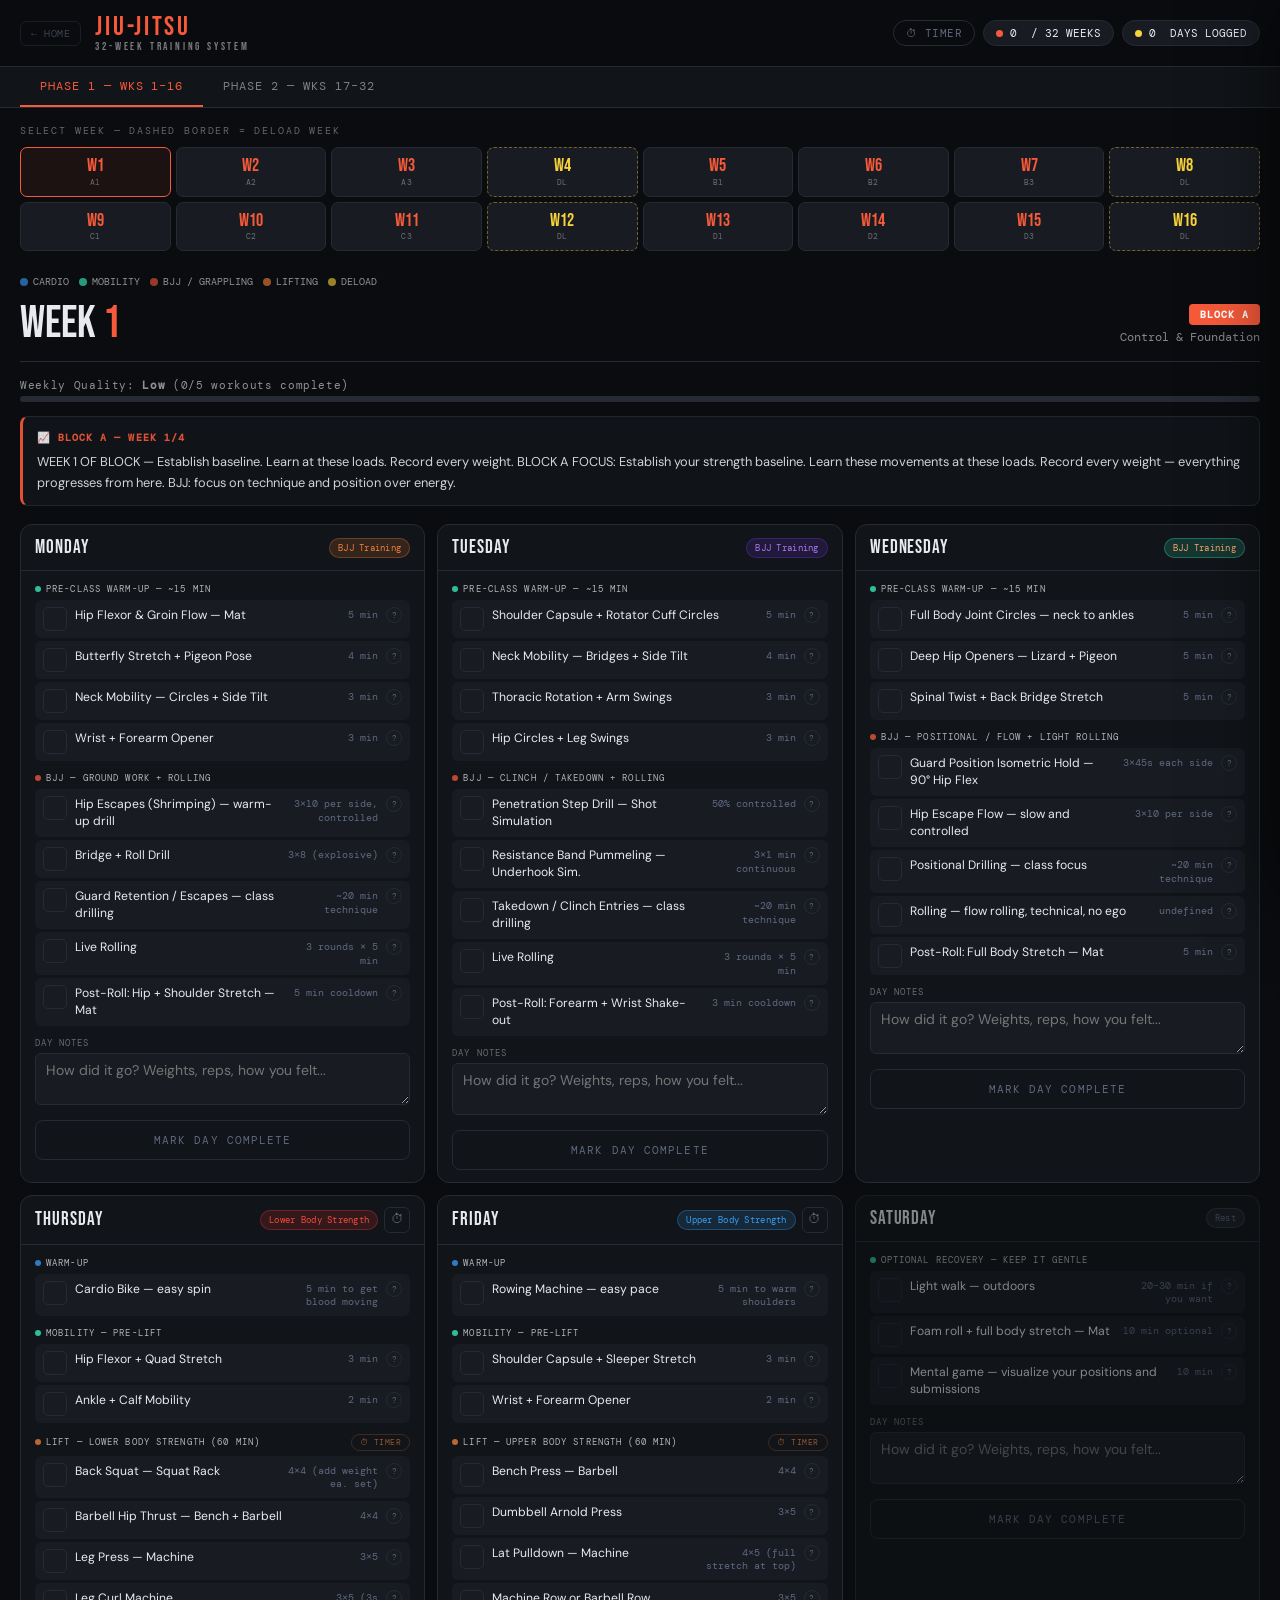
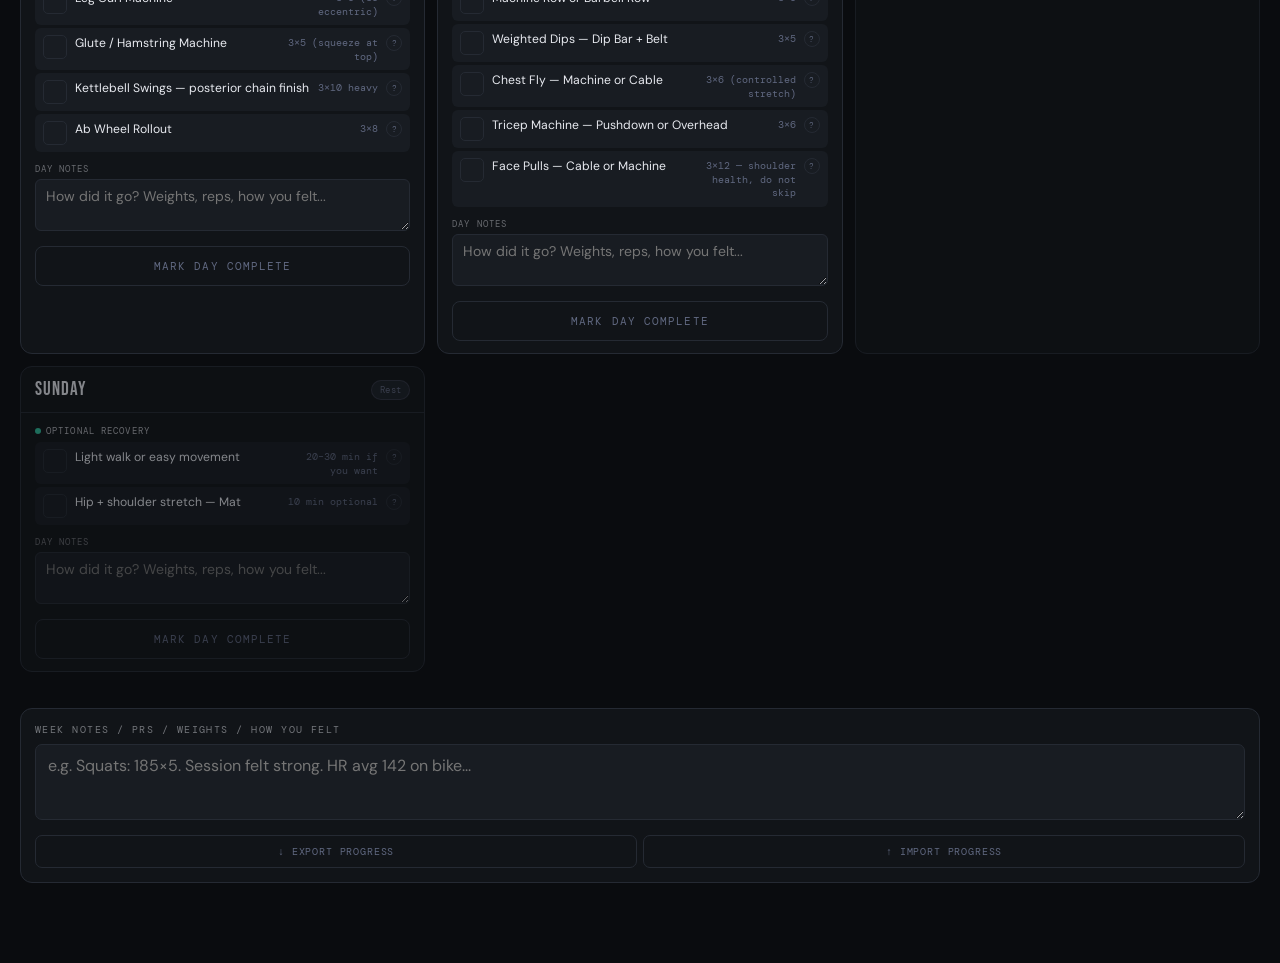
<file: jiujitsu.html>
<!DOCTYPE html>
<html lang="en">
<head>
<meta charset="UTF-8"/>
<meta name="viewport" content="width=device-width, initial-scale=1.0"/>
<title>JIU-JITSU ATHLETE — 32-Week Training System</title>
<link rel="stylesheet" href="css/base.css"/>
<style>
  /* BJJ theme — red-orange */
  :root {
    --accent:#f75a3a;
    --accent2:#f7aa6a;
    --accent3:#f7d23a;
    --accent4:#c83af7;
    --dg:#f75a3a;
    --accent-lo:rgba(247,90,58,.08);
    --accent-bd:rgba(247,90,58,.28);
  }
  .stat-pill .dot { background: var(--accent); }
  .stat-pill .dot.r { background: var(--accent3); }
  /* Warm up the block badge text on accent bg */
  .block-badge { color: #fff; }
  .block-badge.deload { color: #000; }
</style>
</head>
<body>
<header>
  <div class="header-left">
    <a class="back-link" href="index.html">← HOME</a>
    <div class="logo">JIU-JITSU<span>32-WEEK TRAINING SYSTEM</span></div>
  </div>
  <div class="header-stats">
    <div class="stat-pill"><span class="dot"></span><span id="weeksDone">0</span>&nbsp;/ 32 WEEKS</div>
    <div class="stat-pill"><span class="dot r"></span><span id="daysDone">0</span>&nbsp;DAYS LOGGED</div>
  </div>
</header>
<div class="phase-nav">
  <div class="phase-tab active" onclick="setPhase(0)">PHASE 1 — WKS 1–16</div>
  <div class="phase-tab" onclick="setPhase(1)">PHASE 2 — WKS 17–32</div>
</div>
<div class="week-grid-wrap">
  <div class="section-label">SELECT WEEK — dashed border = deload week</div>
  <div class="week-grid" id="weekGrid"></div>
</div>
<div class="legend">
  <div class="leg-item"><div class="leg-dot" style="background:var(--cardio)"></div>CARDIO</div>
  <div class="leg-item"><div class="leg-dot" style="background:var(--yoga)"></div>MOBILITY</div>
  <div class="leg-item"><div class="leg-dot" style="background:var(--dg)"></div>BJJ / GRAPPLING</div>
  <div class="leg-item"><div class="leg-dot" style="background:var(--lift)"></div>LIFTING</div>
  <div class="leg-item"><div class="leg-dot" style="background:var(--yellow)"></div>DELOAD</div>
</div>
<div class="content-area" id="contentArea"></div>
<div class="toast" id="toast"></div>
<div class="modal-overlay" id="infoModal" onclick="if(event.target===this)closeModal()">
  <div class="modal-box">
    <button class="modal-close" onclick="closeModal()">✕</button>
    <div class="modal-ex-name" id="modalName"></div>
    <div class="modal-ex-sets" id="modalSets"></div>
    <a class="modal-yt-link" id="modalYT" target="_blank" rel="noopener">▶ SEARCH YOUTUBE — HOW TO DO THIS</a>
  </div>
</div>
<script src="js/engine.js"></script>
<script src="js/bjj-days.js"></script>
<script src="js/app.js"></script>
<script src="js/timer.js"></script>
<script>
  init({
    storageKey: 'bjjAthlete_v1',
    exportFilename: 'bjj_athlete_progress.json',
  });
</script>
</body>
</html>
</file>
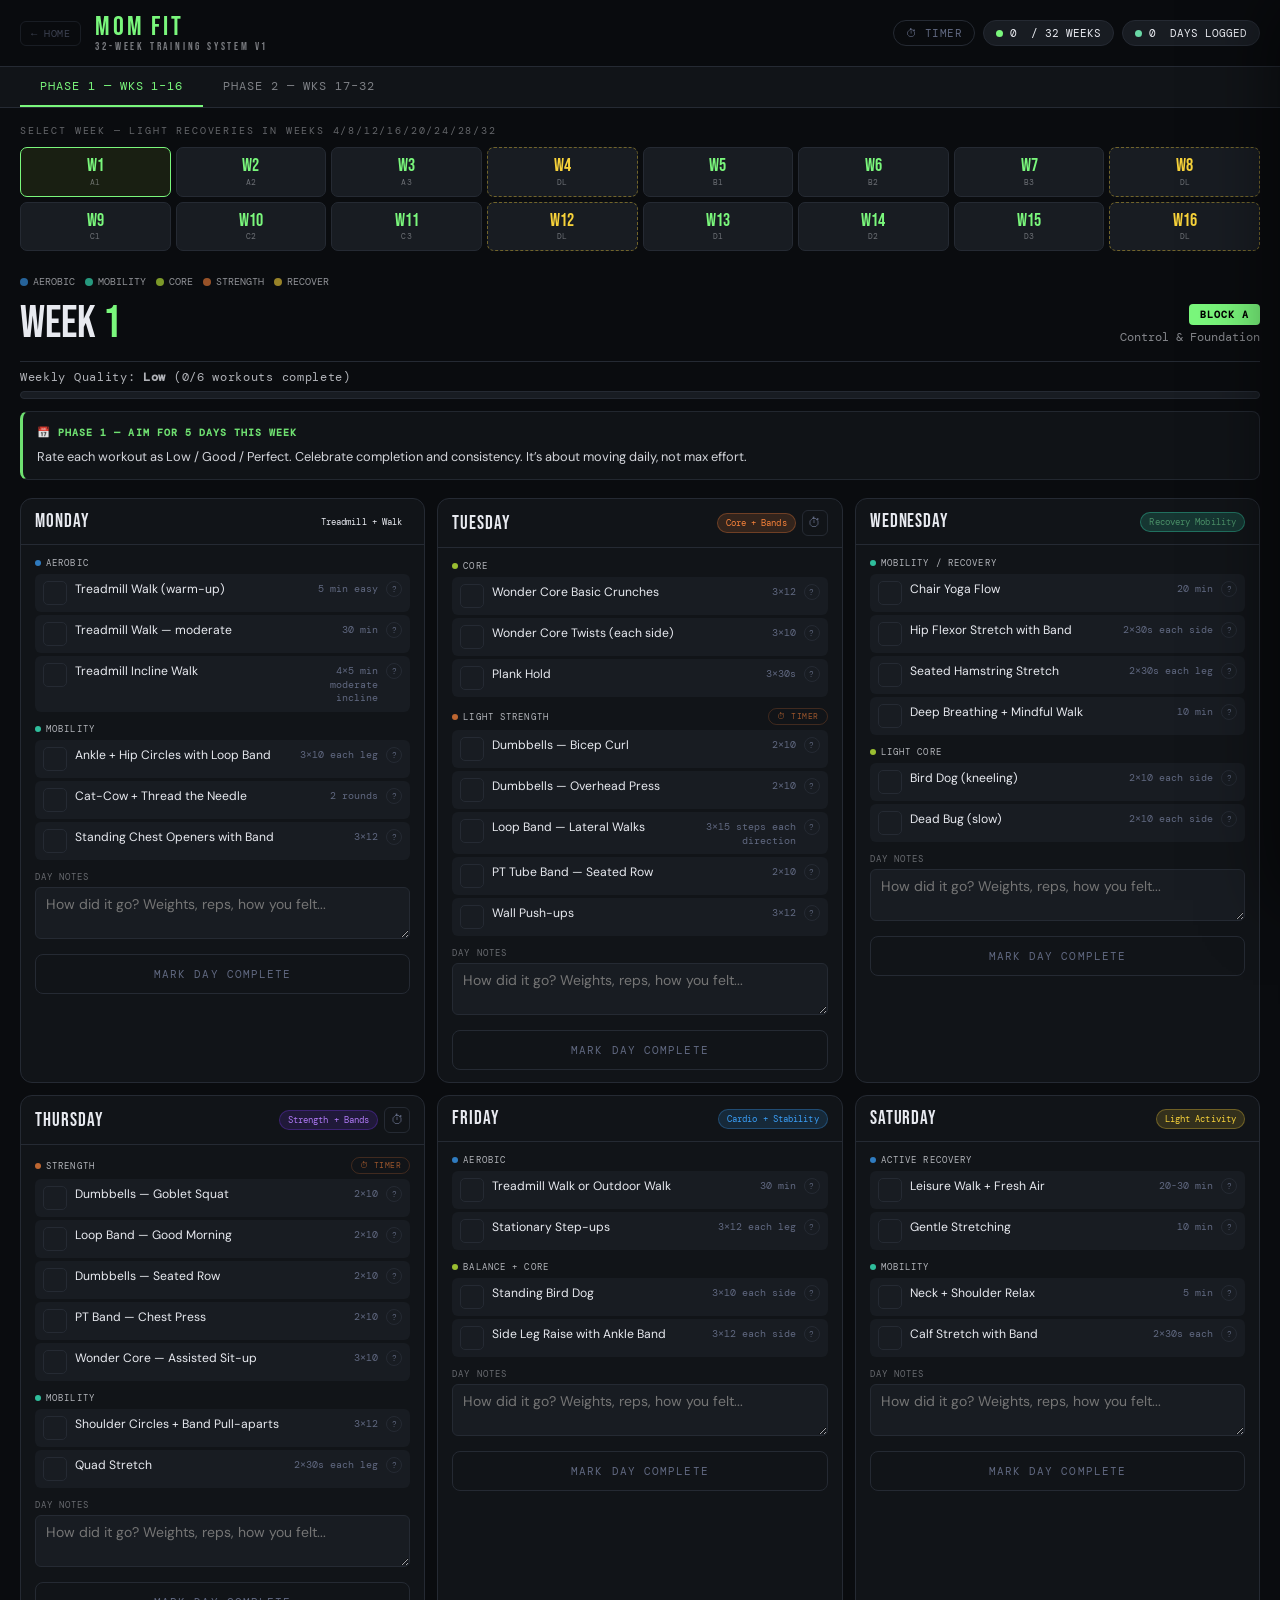
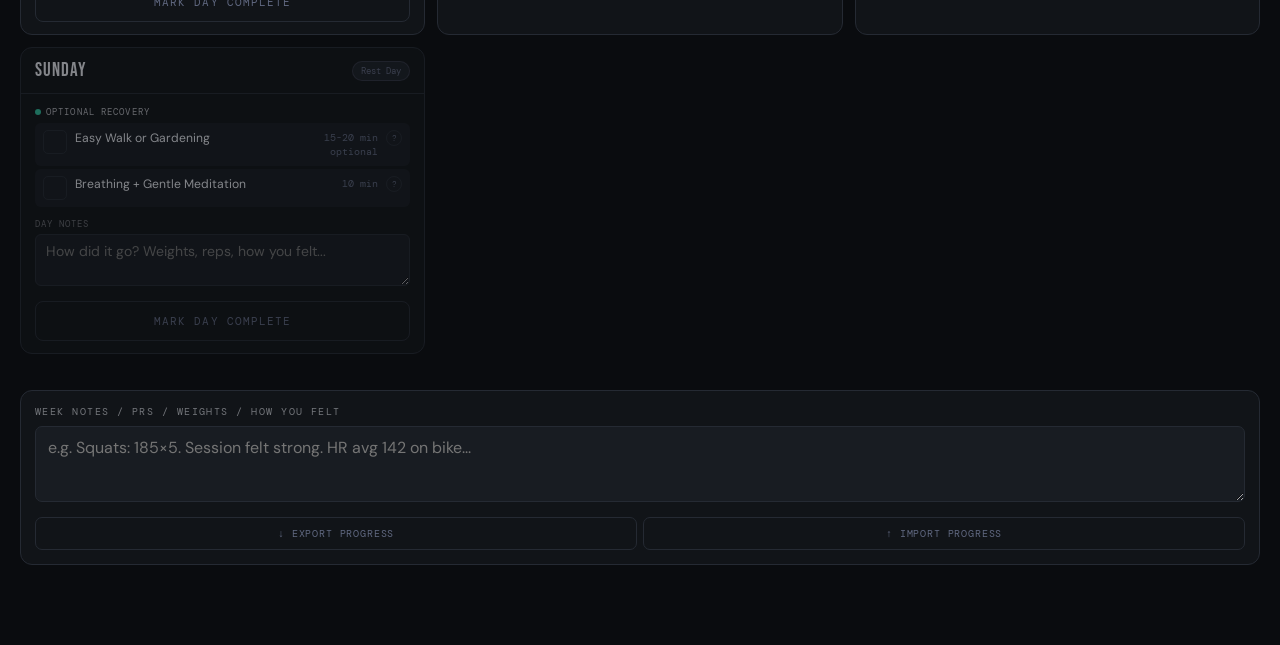
<file: mom-65.html>
<!DOCTYPE html>
<html lang="en">
<head>
<meta charset="UTF-8"/>
<meta name="viewport" content="width=device-width, initial-scale=1.0"/>
<title>MOM FIT — 32-Week Training System</title>
<link rel="stylesheet" href="css/base.css"/>
<style>
  :root { --accent:#7af77c; --accent2:#4a8f67; --accent3:#69d8a5; --accent4:#6dc7ff; }
  .day-tag { font-size:.58rem; letter-spacing:.01em; }
  .quality-summary{font-family:'DM Mono',monospace;font-size:.72rem;opacity:.75;margin-top:-8px;margin-bottom:6px;}
  .weekly-progress-bar{width:100%;height:8px;background:var(--surface2);border:1px solid var(--border);border-radius:4px;overflow:hidden;margin-bottom:12px}
  .weekly-progress-fill{height:100%;transition:width .3s ease, background .3s ease;}
  .quality-select{text-align:right;display:flex;gap:4px;font-family:'DM Mono',monospace;}
  .quality-btn{border:1px solid var(--border);border-radius:6px;background:rgba(255,255,255,.05);color:var(--muted);font-size:.6rem;padding:3px 6px;cursor:pointer;transition:.2s}
  .quality-btn.active{background:var(--accent);color:#000;border-color:var(--accent);}
</style>
</head>
<body>
<header>
  <div class="header-left">
    <a class="back-link" href="index.html">← HOME</a>
    <div class="logo">MOM FIT<span>32-WEEK TRAINING SYSTEM v1</span></div>
  </div>
  <div class="header-stats">
    <div class="stat-pill"><span class="dot"></span><span id="weeksDone">0</span>&nbsp;/ 32 WEEKS</div>
    <div class="stat-pill"><span class="dot r"></span><span id="daysDone">0</span>&nbsp;DAYS LOGGED</div>
  </div>
</header>
<div class="phase-nav">
  <div class="phase-tab active" onclick="setPhase(0)">PHASE 1 — WKS 1–16</div>
  <div class="phase-tab" onclick="setPhase(1)">PHASE 2 — WKS 17–32</div>
</div>
<div class="week-grid-wrap">
  <div class="section-label">SELECT WEEK — light recoveries in weeks 4/8/12/16/20/24/28/32</div>
  <div class="week-grid" id="weekGrid"></div>
</div>
<div class="legend">
  <div class="leg-item"><div class="leg-dot" style="background:var(--cardio)"></div>AEROBIC</div>
  <div class="leg-item"><div class="leg-dot" style="background:var(--yoga)"></div>MOBILITY</div>
  <div class="leg-item"><div class="leg-dot" style="background:var(--dg)"></div>CORE</div>
  <div class="leg-item"><div class="leg-dot" style="background:var(--lift)"></div>STRENGTH</div>
  <div class="leg-item"><div class="leg-dot" style="background:var(--yellow)"></div>RECOVER</div>
</div>
<div class="content-area" id="contentArea"></div>
<div class="toast" id="toast"></div>
<div class="modal-overlay" id="infoModal" onclick="if(event.target===this)closeModal()">
  <div class="modal-box">
    <button class="modal-close" onclick="closeModal()">✕</button>
    <div class="modal-ex-name" id="modalName"></div>
    <div class="modal-ex-sets" id="modalSets"></div>
    <a class="modal-yt-link" id="modalYT" target="_blank" rel="noopener">▶ SEARCH YOUTUBE — HOW TO DO THIS</a>
  </div>
</div>
<script src="js/engine.js"></script>
<script src="js/mom-days.js"></script>
<script src="js/app.js"></script>
<script src="js/timer.js"></script>
<script>
  init({
    storageKey: 'momFit65_v1',
    exportFilename: 'mom_fit65_progress.json',
  });
</script>
</body>
</html>
</file>
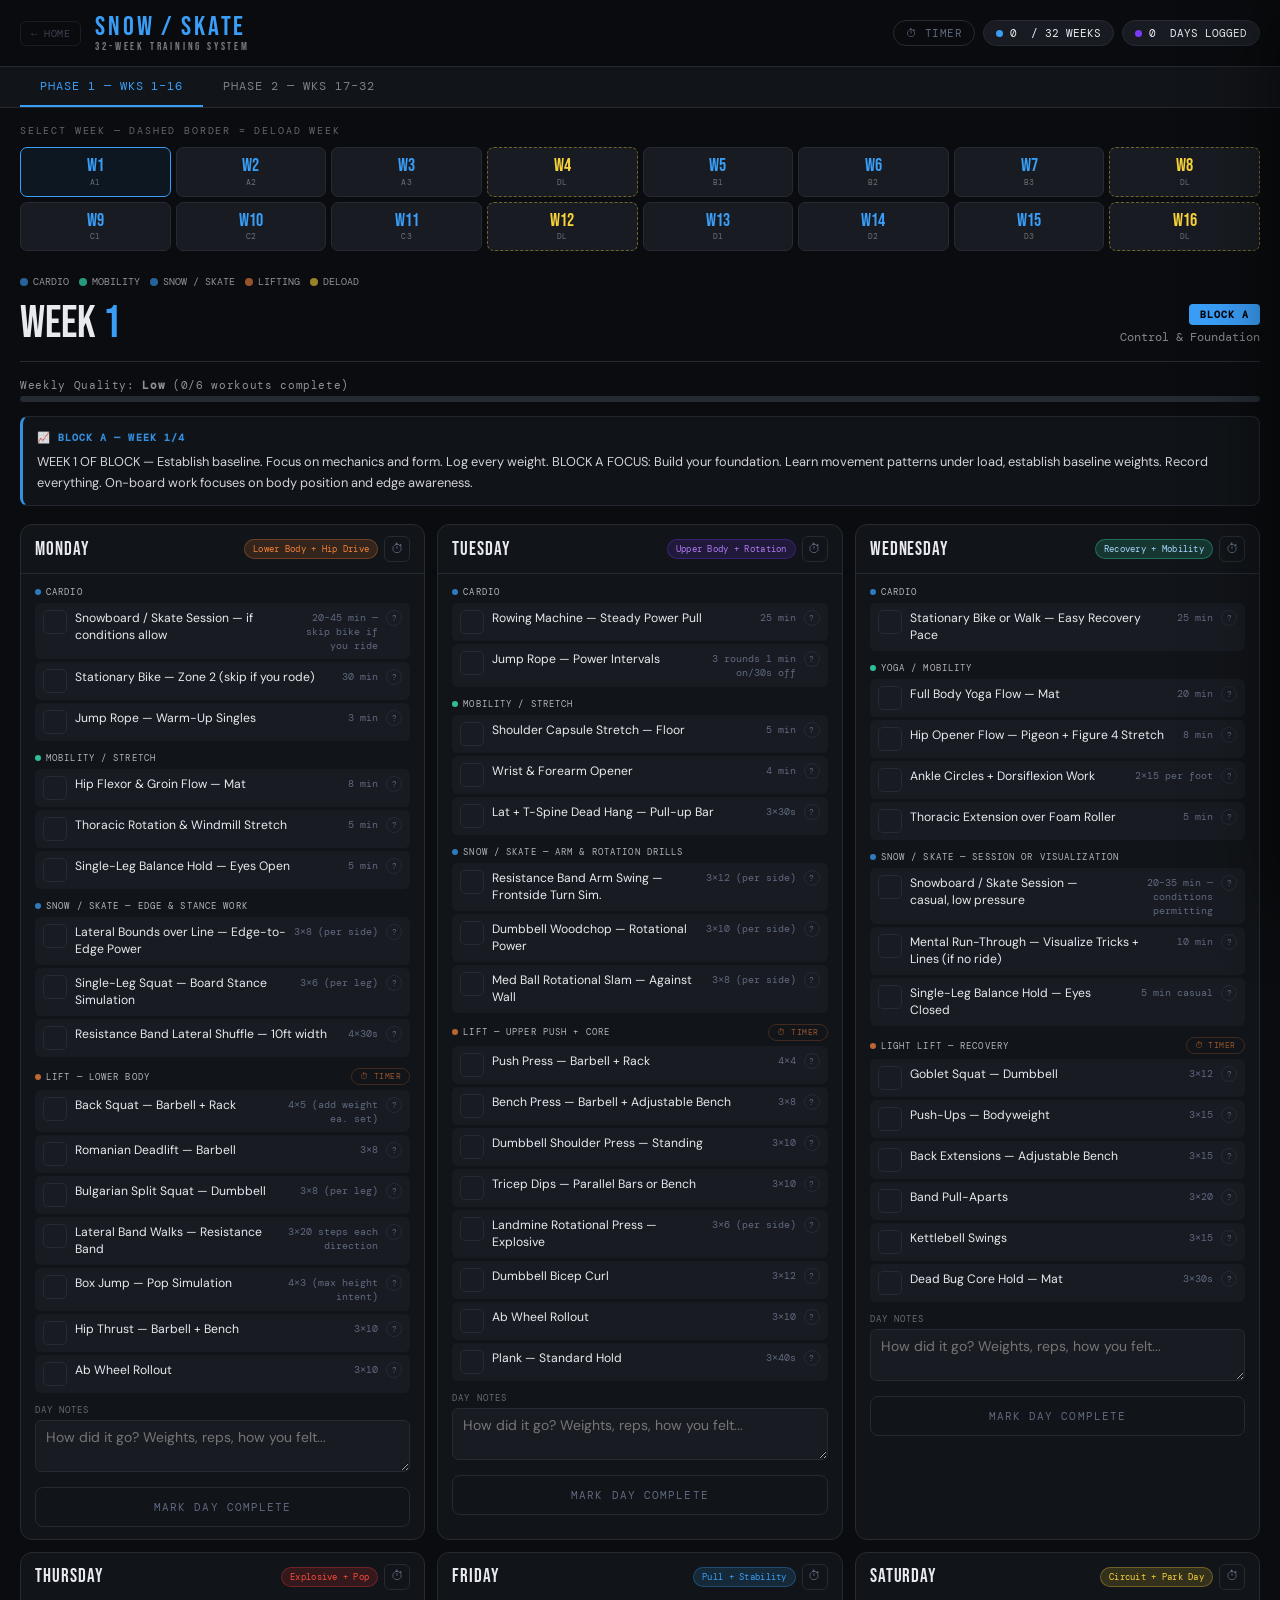
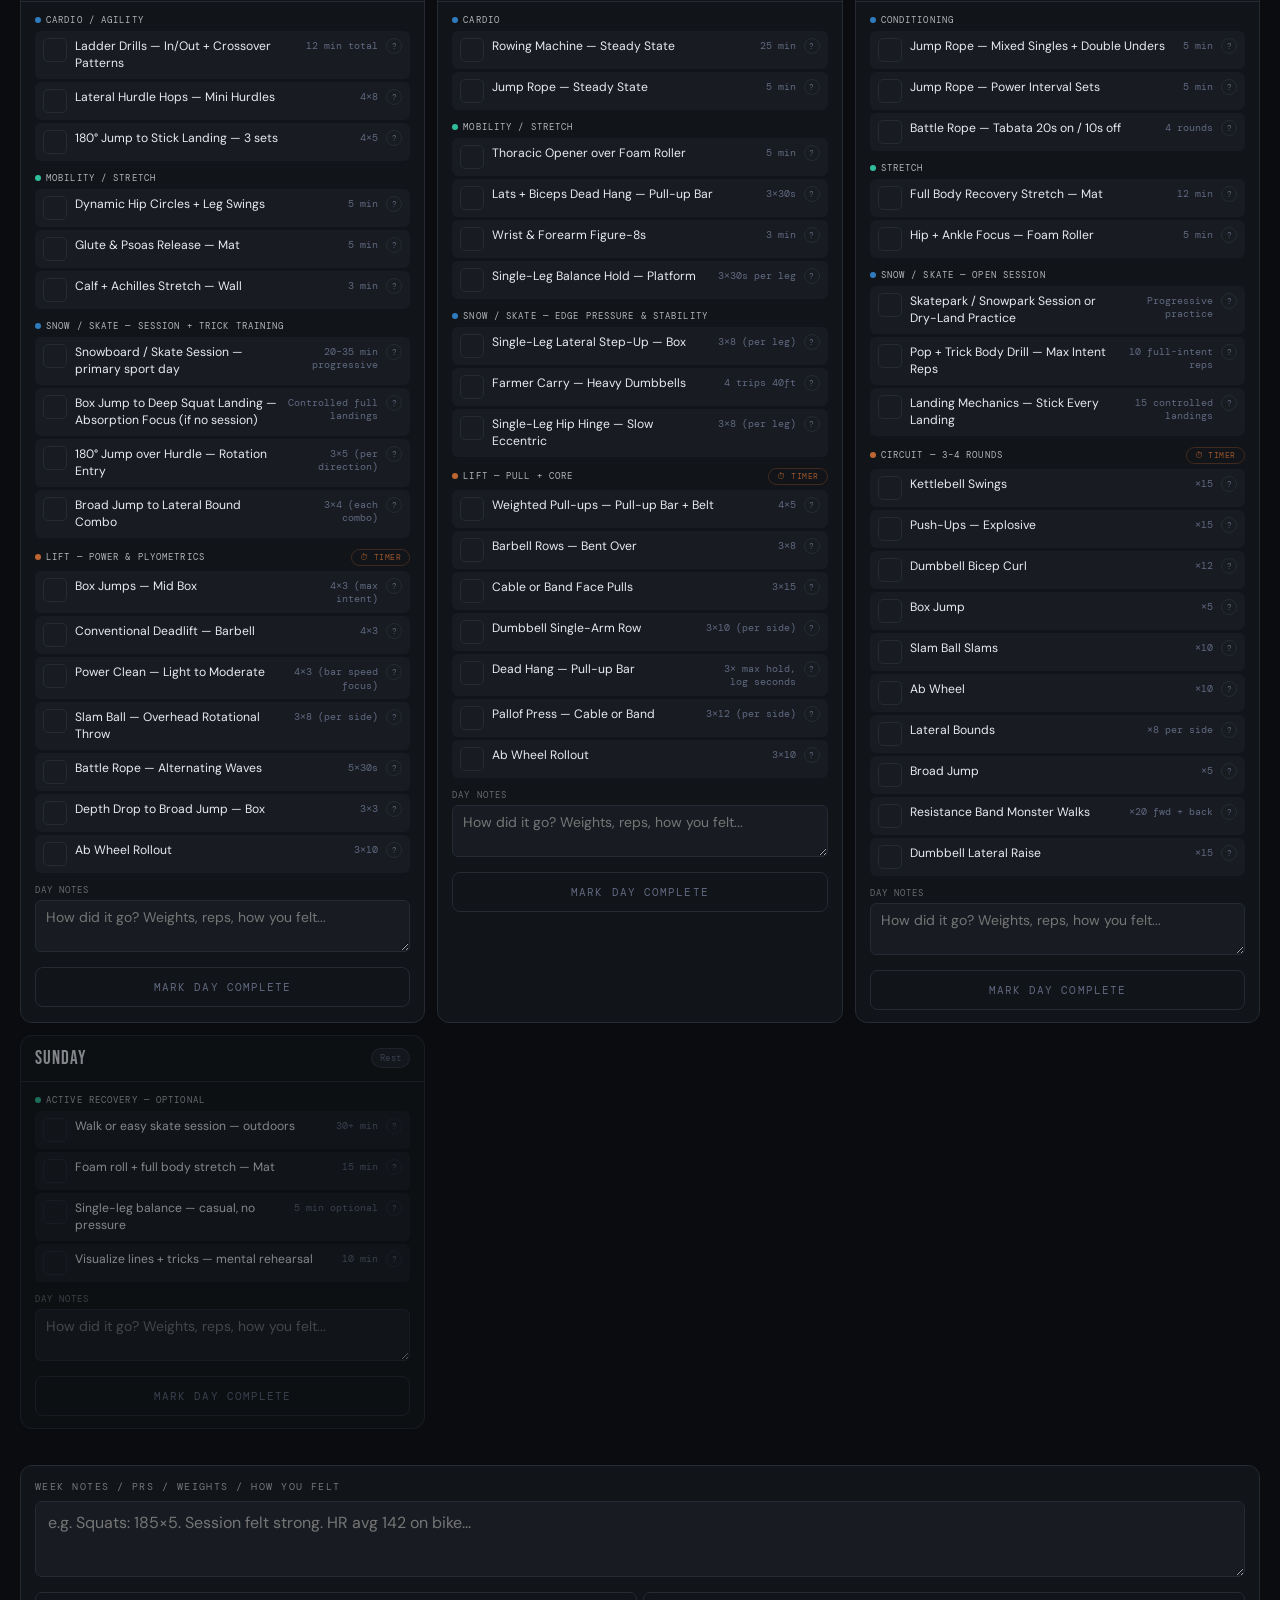
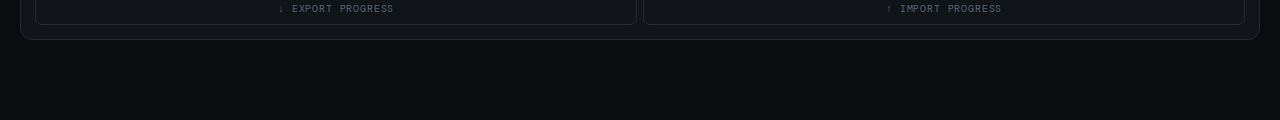
<file: snow-skate.html>
<!DOCTYPE html>
<html lang="en">
<head>
<meta charset="UTF-8"/>
<meta name="viewport" content="width=device-width, initial-scale=1.0"/>
<title>SNOW / SKATE ATHLETE — 32-Week Training System</title>
<link rel="stylesheet" href="css/base.css"/>
<style>
  /* Snow / Skate theme — sky blue + ice white */
  :root {
    --accent:#3a9ef7;
    --accent2:#a8d8ff;
    --accent3:#7a3af7;
    --accent4:#3af7c8;
    --dg:#3a9ef7;
    --accent-lo:rgba(58,158,247,.08);
    --accent-bd:rgba(58,158,247,.28);
  }
  .stat-pill .dot.r { background: var(--accent3); }
</style>
</head>
<body>
<header>
  <div class="header-left">
    <a class="back-link" href="index.html">← HOME</a>
    <div class="logo">SNOW / SKATE<span>32-WEEK TRAINING SYSTEM</span></div>
  </div>
  <div class="header-stats">
    <div class="stat-pill"><span class="dot"></span><span id="weeksDone">0</span>&nbsp;/ 32 WEEKS</div>
    <div class="stat-pill"><span class="dot r"></span><span id="daysDone">0</span>&nbsp;DAYS LOGGED</div>
  </div>
</header>
<div class="phase-nav">
  <div class="phase-tab active" onclick="setPhase(0)">PHASE 1 — WKS 1–16</div>
  <div class="phase-tab" onclick="setPhase(1)">PHASE 2 — WKS 17–32</div>
</div>
<div class="week-grid-wrap">
  <div class="section-label">SELECT WEEK — dashed border = deload week</div>
  <div class="week-grid" id="weekGrid"></div>
</div>
<div class="legend">
  <div class="leg-item"><div class="leg-dot" style="background:var(--cardio)"></div>CARDIO</div>
  <div class="leg-item"><div class="leg-dot" style="background:var(--yoga)"></div>MOBILITY</div>
  <div class="leg-item"><div class="leg-dot" style="background:var(--dg)"></div>SNOW / SKATE</div>
  <div class="leg-item"><div class="leg-dot" style="background:var(--lift)"></div>LIFTING</div>
  <div class="leg-item"><div class="leg-dot" style="background:var(--yellow)"></div>DELOAD</div>
</div>
<div class="content-area" id="contentArea"></div>
<div class="toast" id="toast"></div>
<div class="modal-overlay" id="infoModal" onclick="if(event.target===this)closeModal()">
  <div class="modal-box">
    <button class="modal-close" onclick="closeModal()">✕</button>
    <div class="modal-ex-name" id="modalName"></div>
    <div class="modal-ex-sets" id="modalSets"></div>
    <a class="modal-yt-link" id="modalYT" target="_blank" rel="noopener">▶ SEARCH YOUTUBE — HOW TO DO THIS</a>
  </div>
</div>
<script src="js/engine.js"></script>
<script src="js/snow-days.js"></script>
<script src="js/app.js"></script>
<script src="js/timer.js"></script>
<script>
  init({
    storageKey: 'snowSkate_v1',
    exportFilename: 'snow_skate_progress.json',
  });
</script>
</body>
</html>
</file>
<file: css/base.css>
@import url('https://fonts.googleapis.com/css2?family=Bebas+Neue&family=DM+Mono:wght@400;500&family=DM+Sans:wght@300;400;500;600&display=swap');

/* ================================================================
   CSS VARIABLES — override accent cluster in each athlete page
================================================================ */
:root {
  --bg:#0a0c0f;--surface:#111418;--surface2:#181c22;--border:#252a33;
  --accent:#c8f73a;--accent2:#3af7c8;--accent3:#f7823a;--accent4:#7a3af7;
  --text:#e8eaf0;--muted:#606880;--red:#f74a3a;--yellow:#f7d23a;
  --cardio:#3a9ef7;--yoga:#3af7c8;--dg:#c8f73a;--lift:#f7823a;
  /* accent-lo / accent-bd: subtle tints — override these per theme */
  --accent-lo:rgba(200,247,58,.08);
  --accent-bd:rgba(200,247,58,.25);
}

*{box-sizing:border-box;margin:0;padding:0}
html{scroll-behavior:smooth}
body{background:var(--bg);color:var(--text);font-family:'DM Sans',sans-serif;min-height:100vh;overflow-x:hidden}

/* ── HEADER ── */
header{display:flex;align-items:center;justify-content:space-between;padding:14px 20px;border-bottom:1px solid var(--border);position:sticky;top:0;z-index:100;background:rgba(10,12,15,0.97);backdrop-filter:blur(10px);gap:12px}
.header-left{display:flex;align-items:center;gap:14px;flex-shrink:0}
.back-link{font-family:'DM Mono',monospace;font-size:.65rem;color:var(--muted);text-decoration:none;opacity:.6;transition:.2s;white-space:nowrap;letter-spacing:.05em;border:1px solid var(--border);padding:5px 10px;border-radius:6px}
.back-link:hover{opacity:1;color:var(--accent);border-color:var(--accent)}
.logo{font-family:'Bebas Neue',cursive;font-size:1.7rem;letter-spacing:.1em;color:var(--accent);line-height:1;flex-shrink:0}
.logo span{color:var(--text);font-size:.7rem;display:block;letter-spacing:.25em;opacity:.5}
.header-stats{display:flex;gap:8px;flex-wrap:wrap;justify-content:flex-end}
.stat-pill{background:var(--surface2);border:1px solid var(--border);border-radius:100px;padding:5px 12px;font-family:'DM Mono',monospace;font-size:.7rem;display:flex;align-items:center;gap:7px;white-space:nowrap}
.stat-pill .dot{width:7px;height:7px;border-radius:50%;background:var(--accent);flex-shrink:0}
.stat-pill .dot.r{background:var(--accent3)}

/* ── PHASE NAV ── */
.phase-nav{display:flex;padding:0 20px;border-bottom:1px solid var(--border);background:var(--surface);overflow-x:auto;-webkit-overflow-scrolling:touch}
.phase-tab{padding:11px 20px;font-family:'DM Mono',monospace;font-size:.75rem;letter-spacing:.08em;cursor:pointer;border-bottom:2px solid transparent;transition:.2s;opacity:.5;text-transform:uppercase;user-select:none;white-space:nowrap;flex-shrink:0}
.phase-tab.active{opacity:1;border-bottom-color:var(--accent);color:var(--accent)}
.phase-tab:hover{opacity:.8}

/* ── WEEK GRID ── */
.week-grid-wrap{padding:16px 20px}
.section-label{font-family:'DM Mono',monospace;font-size:.63rem;letter-spacing:.18em;opacity:.4;text-transform:uppercase;margin-bottom:10px}
.week-grid{display:grid;grid-template-columns:repeat(8,1fr);gap:5px;margin-bottom:8px}
.week-btn{background:var(--surface2);border:1px solid var(--border);border-radius:7px;padding:9px 4px;cursor:pointer;transition:.2s;text-align:center;position:relative;overflow:hidden;user-select:none;-webkit-tap-highlight-color:transparent}
.week-btn:active{transform:scale(.96)}
.week-btn.active{border-color:var(--accent);background:var(--accent-lo)}
.week-btn.completed{border-color:var(--accent2);background:rgba(58,247,200,.05)}
.week-btn.deload{border-style:dashed;border-color:rgba(247,210,58,.4)}
.week-btn .wnum{font-family:'Bebas Neue',cursive;font-size:1.15rem;color:var(--accent);line-height:1}
.week-btn.deload .wnum{color:var(--yellow)}
.week-btn.completed .wnum{color:var(--accent2)}
.week-btn .wlabel{font-size:.48rem;font-family:'DM Mono',monospace;opacity:.4;letter-spacing:.02em;margin-top:1px}
.week-btn .prog-bar{position:absolute;bottom:0;left:0;height:3px;background:var(--accent);transition:.4s}
.week-btn.completed .prog-bar{background:var(--accent2)}
.week-btn .check{position:absolute;top:4px;right:4px;width:12px;height:12px;background:var(--accent2);border-radius:50%;display:none;align-items:center;justify-content:center;font-size:.45rem;color:#000}
.week-btn.completed .check{display:flex}

/* ── LEGEND ── */
.legend{display:flex;gap:10px;padding:0 20px 14px;flex-wrap:wrap}
.leg-item{display:flex;align-items:center;gap:5px;font-size:.63rem;font-family:'DM Mono',monospace;opacity:.6}
.leg-dot{width:8px;height:8px;border-radius:50%;flex-shrink:0}

/* ── CONTENT ── */
.content-area{padding:0 20px 80px}
.week-header{display:flex;align-items:flex-start;justify-content:space-between;margin-bottom:16px;padding-bottom:14px;border-bottom:1px solid var(--border);gap:12px;flex-wrap:wrap}
.week-title{font-family:'Bebas Neue',cursive;font-size:2.8rem;line-height:1;color:var(--text)}
.week-title span{color:var(--accent)}
.week-meta{text-align:right}
.block-badge{display:inline-block;background:var(--accent);color:#000;font-family:'DM Mono',monospace;font-size:.65rem;font-weight:600;padding:4px 11px;border-radius:4px;letter-spacing:.1em;margin-bottom:4px}
.block-badge.b{background:var(--accent2)}
.block-badge.c{background:var(--accent3)}
.block-badge.d{background:var(--accent4);color:#fff}
.block-badge.deload{background:var(--yellow);color:#000}
.week-focus{font-size:.75rem;opacity:.55;font-family:'DM Mono',monospace}

/* ── PROGRESS BANNER ── */
.prog-banner{background:var(--surface);border:1px solid var(--border);border-left:3px solid var(--accent);border-radius:8px;padding:12px 14px;margin-bottom:18px;font-size:.8rem;line-height:1.65;color:var(--text);opacity:.9}
.prog-banner.deload-banner{border-left-color:var(--yellow)}
.prog-banner strong{font-family:'DM Mono',monospace;font-size:.65rem;letter-spacing:.1em;text-transform:uppercase;color:var(--accent);display:block;margin-bottom:5px}
.prog-banner.deload-banner strong{color:var(--yellow)}

/* ── DAY GRID ── */
.days-grid{display:grid;grid-template-columns:repeat(3,1fr);gap:12px}

/* ── DAY CARD ── */
.day-card{background:var(--surface);border:1px solid var(--border);border-radius:12px;overflow:hidden;transition:.2s}
.day-card.rest{opacity:.55}
.day-header{padding:11px 14px;display:flex;align-items:center;justify-content:space-between;border-bottom:1px solid var(--border);gap:8px}
.day-name{font-family:'Bebas Neue',cursive;font-size:1.2rem;letter-spacing:.05em;flex-shrink:0}
.day-tag{font-family:'DM Mono',monospace;font-size:.58rem;padding:3px 8px;border-radius:100px;letter-spacing:.03em;text-align:right}
.tag-lower{background:rgba(247,130,58,.15);color:var(--lift);border:1px solid rgba(247,130,58,.3)}
.tag-upper{background:rgba(122,58,247,.15);color:#b07af7;border:1px solid rgba(122,58,247,.3)}
.tag-recovery{background:rgba(58,247,200,.15);color:var(--accent2);border:1px solid rgba(58,247,200,.3)}
.tag-explosive{background:rgba(247,58,58,.15);color:var(--red);border:1px solid rgba(247,58,58,.3)}
.tag-pull{background:rgba(58,158,247,.15);color:var(--cardio);border:1px solid rgba(58,158,247,.3)}
.tag-circuit{background:rgba(247,210,58,.15);color:var(--yellow);border:1px solid rgba(247,210,58,.3)}
.tag-rest{background:rgba(96,104,128,.15);color:var(--muted);border:1px solid rgba(96,104,128,.3)}
.day-header-right{display:flex;align-items:center;gap:6px;flex-shrink:0}
.day-timer-btn{background:none;border:1px solid var(--border);border-radius:6px;color:var(--muted);font-size:.8rem;width:26px;height:26px;cursor:pointer;display:flex;align-items:center;justify-content:center;transition:.2s;flex-shrink:0;padding:0;line-height:1}
.day-timer-btn:hover{border-color:rgba(0,212,204,.45);color:#00d4cc;background:rgba(0,212,204,.06)}
.day-body{padding:12px 14px}
.segment{margin-bottom:11px}
.seg-label{font-family:'DM Mono',monospace;font-size:.58rem;letter-spacing:.12em;text-transform:uppercase;margin-bottom:5px;display:flex;align-items:center;gap:5px;opacity:.75}
.seg-dot{width:6px;height:6px;border-radius:50%;flex-shrink:0}
.seg-dot.cardio{background:var(--cardio)}
.seg-dot.yoga{background:var(--yoga)}
.seg-dot.dg{background:var(--dg)}
.seg-dot.lift{background:var(--lift)}

/* ── EXERCISE LIST ── */
.exercise-list{list-style:none;display:flex;flex-direction:column;gap:3px}
.exercise-list li{display:flex;align-items:flex-start;font-size:.76rem;padding:7px 8px;border-radius:6px;background:var(--surface2);gap:8px;min-height:36px}
.ex-name{color:var(--text);flex:1;min-width:0;line-height:1.4;word-break:break-word}
.ex-sets{font-family:'DM Mono',monospace;font-size:.63rem;color:var(--muted);flex-shrink:0;text-align:right;padding-top:1px;max-width:90px;word-break:break-word;line-height:1.35}
.ex-check{width:24px;height:24px;min-width:24px;border-radius:5px;border:1px solid var(--border);cursor:pointer;flex-shrink:0;display:flex;align-items:center;justify-content:center;font-size:.6rem;transition:.15s;-webkit-tap-highlight-color:transparent;touch-action:manipulation}
.ex-check.done{background:var(--accent);border-color:var(--accent);color:#000}

/* ── EXERCISE INFO BTN ── */
.ex-info-btn{background:none;border:1px solid var(--border);border-radius:50%;width:16px;height:16px;min-width:16px;color:var(--muted);font-size:.5rem;font-family:'DM Mono',monospace;cursor:pointer;display:flex;align-items:center;justify-content:center;flex-shrink:0;transition:.15s;padding:0}
.ex-info-btn:hover{border-color:var(--accent2);color:var(--accent2)}

/* ── DAY COMPLETE BTN ── */
.day-complete-btn{width:100%;margin-top:10px;padding:12px 8px;background:transparent;border:1px solid var(--border);border-radius:8px;color:var(--muted);font-family:'DM Mono',monospace;font-size:.68rem;letter-spacing:.1em;cursor:pointer;transition:.2s;-webkit-tap-highlight-color:transparent;touch-action:manipulation}
.day-complete-btn:active{opacity:.7}
.day-complete-btn.done{background:rgba(58,247,200,.08);border-color:var(--accent2);color:var(--accent2)}

/* ── WEEK NOTES ── */
.notes-area{margin-top:18px;background:var(--surface);border:1px solid var(--border);border-radius:12px;padding:14px}
.notes-label{font-family:'DM Mono',monospace;font-size:.65rem;letter-spacing:.14em;text-transform:uppercase;opacity:.45;margin-bottom:8px}
.notes-input{width:100%;background:var(--surface2);border:1px solid var(--border);border-radius:7px;padding:10px 12px;color:var(--text);font-family:'DM Sans',sans-serif;font-size:16px;resize:vertical;min-height:76px;-webkit-appearance:none}
.notes-input:focus{outline:none;border-color:var(--accent)}

/* ── DAY NOTES ── */
.day-quality{margin:8px 0;font-family:'DM Mono',monospace;font-size:.72rem;opacity:.75}
.quality-select{display:flex;gap:6px;align-items:center;margin:8px 0;font-family:'DM Mono',monospace;font-size:.65rem}
.quality-btn{border:1px solid var(--border);border-radius:6px;background:rgba(255,255,255,.05);color:var(--muted);font-size:.6rem;padding:3px 9px;cursor:pointer;transition:.2s}
.quality-btn.active{background:var(--accent);color:#000;border-color:var(--accent)}
.day-notes-wrap{margin-top:8px}
.day-notes-label{font-family:'DM Mono',monospace;font-size:.55rem;letter-spacing:.12em;text-transform:uppercase;opacity:.4;margin-bottom:4px}
.day-notes-input{width:100%;background:var(--surface2);border:1px solid var(--border);border-radius:6px;padding:7px 10px;color:var(--text);font-family:'DM Sans',sans-serif;font-size:14px;resize:vertical;min-height:52px;-webkit-appearance:none}
.day-notes-input:focus{outline:none;border-color:var(--accent)}

/* ── IMPORT / EXPORT ── */
.io-row{display:flex;gap:6px;margin-top:10px}
.io-btn{flex:1;padding:9px 6px;background:transparent;border:1px solid var(--border);border-radius:7px;color:var(--muted);font-family:'DM Mono',monospace;font-size:.65rem;letter-spacing:.08em;cursor:pointer;transition:.2s}
.io-btn:hover{border-color:var(--accent);color:var(--accent)}
.io-btn.imp:hover{border-color:var(--accent2);color:var(--accent2)}

/* ── VARIANT BOXES ── */
.variants-grid{display:grid;grid-template-columns:repeat(2,1fr);gap:12px;margin-top:18px}
.variant-box{background:var(--surface);border:1px solid var(--border);border-radius:12px;overflow:hidden;padding:14px}
.variant-box.abs-box{border-color:rgba(247,130,58,.5)}
.variant-box.agility-box{border-color:rgba(58,247,158,.5)}
.variant-title{font-family:'Bebas Neue',cursive;font-size:1rem;letter-spacing:.08em;margin-bottom:12px;padding-bottom:8px;border-bottom:1px solid var(--border)}
.variant-title::before{content:'';display:inline-block;width:8px;height:8px;border-radius:50%;margin-right:8px;background:var(--lift)}
.variant-box.agility-box .variant-title::before{background:var(--accent2)}
.variant-content{display:flex;flex-direction:column;gap:10px}
.variant-item{padding:10px;background:var(--surface2);border-radius:8px;border-left:3px solid var(--lift)}
.variant-box.agility-box .variant-item{border-left-color:var(--accent2)}
.variant-num{font-family:'DM Mono',monospace;font-size:.55rem;letter-spacing:.1em;color:var(--muted);text-transform:uppercase;margin-bottom:2px}
.variant-label{font-family:'DM Mono',monospace;font-size:.68rem;letter-spacing:.03em;color:var(--text);margin-bottom:6px;font-weight:600}
.variant-exercises{list-style:none;font-size:.7rem;opacity:.85}
.variant-exercises li{display:flex;justify-content:space-between;padding:4px 0;border-bottom:1px solid rgba(255,255,255,.05)}
.variant-exercises li:last-child{border-bottom:none}
.var-ex-name{flex:1;color:var(--text)}
.var-ex-sets{font-family:'DM Mono',monospace;font-size:.63rem;color:var(--muted);flex-shrink:0;margin-left:8px}

@media(max-width:900px){.variants-grid{grid-template-columns:1fr}}

/* ── INFO MODAL ── */
.modal-overlay{position:fixed;inset:0;background:rgba(0,0,0,.82);z-index:500;display:none;align-items:center;justify-content:center;padding:20px;backdrop-filter:blur(4px)}
.modal-overlay.open{display:flex}
.modal-box{background:var(--surface);border:1px solid var(--border);border-radius:12px;padding:22px;max-width:440px;width:100%;position:relative;max-height:90vh;overflow-y:auto}
.modal-close{position:absolute;top:12px;right:14px;background:none;border:none;color:var(--muted);font-size:1.1rem;cursor:pointer;padding:4px 8px;line-height:1}
.modal-close:hover{color:var(--text)}
.modal-ex-name{font-family:'Bebas Neue',cursive;font-size:1.45rem;color:var(--text);line-height:1.2;padding-right:28px;margin-bottom:5px}
.modal-ex-sets{font-family:'DM Mono',monospace;font-size:.68rem;color:var(--accent);margin-bottom:16px;opacity:.85}
.modal-yt-link{display:flex;align-items:center;justify-content:center;gap:8px;width:100%;padding:12px;background:var(--accent-lo);border:1px solid var(--accent-bd);border-radius:8px;color:var(--accent);font-family:'DM Mono',monospace;font-size:.72rem;letter-spacing:.06em;text-decoration:none;transition:.2s}
.modal-yt-link:hover{opacity:.8}

/* ── TOAST ── */
.toast{position:fixed;bottom:20px;left:50%;transform:translateX(-50%) translateY(100px);background:var(--accent);color:#000;font-family:'DM Mono',monospace;font-size:.78rem;padding:11px 20px;border-radius:8px;opacity:0;transition:.3s;z-index:999;font-weight:600;white-space:nowrap}
.toast.show{transform:translateX(-50%) translateY(0);opacity:1}

/* ── SCROLLBAR ── */
::-webkit-scrollbar{width:4px}::-webkit-scrollbar-track{background:var(--bg)}::-webkit-scrollbar-thumb{background:var(--border);border-radius:3px}

/* ================================================================
   RESPONSIVE
================================================================ */
@media(max-width:900px){.days-grid{grid-template-columns:1fr 1fr}}

@media(max-width:600px){
  header{padding:12px 16px}
  .logo{font-size:1.5rem}
  .logo span{font-size:.62rem;letter-spacing:.15em}
  .stat-pill{font-size:.65rem;padding:4px 10px}
  .phase-nav{padding:0 16px}
  .week-grid-wrap{padding:14px 16px}
  .legend{padding:0 16px 12px;gap:8px}
  .leg-item{font-size:.6rem}
  .content-area{padding:0 16px 80px}
  .week-grid{grid-template-columns:repeat(8,1fr);gap:4px}
  .week-btn{padding:7px 2px}
  .week-btn .wnum{font-size:1rem}
  .week-btn .wlabel{display:none}
  .week-title{font-size:2.2rem}
  .days-grid{grid-template-columns:1fr;gap:10px}
  .day-tag{font-size:.55rem;padding:2px 7px}
  .exercise-list li{font-size:.74rem}
}

@media(max-width:400px){
  header{flex-direction:column;align-items:flex-start;gap:8px}
  .header-stats{width:100%;justify-content:flex-start}
  .week-grid{grid-template-columns:repeat(8,1fr);gap:3px}
  .week-btn .wnum{font-size:.9rem}
  .week-title{font-size:1.9rem}
  .prog-banner{font-size:.76rem}
  .ex-sets{max-width:75px;font-size:.6rem}
}

/* ================================================================
   TIMER PANEL
================================================================ */
.tm-backdrop{position:fixed;inset:0;background:rgba(0,0,0,.45);z-index:290;display:none}
.tm-backdrop.open{display:block}
.tm-panel{
  position:fixed;top:0;right:0;height:100vh;width:360px;
  background:var(--bg);border-left:1px solid var(--border);
  z-index:300;overflow-y:auto;
  transform:translateX(105%);transition:transform .32s cubic-bezier(.4,0,.2,1);
  box-shadow:-20px 0 70px rgba(0,0,0,.6);
  display:flex;flex-direction:column;
}
.tm-panel.open{transform:translateX(0)}
.tm-panel-header{
  display:flex;align-items:flex-start;justify-content:space-between;gap:12px;
  padding:14px 16px;border-bottom:1px solid var(--border);
  position:sticky;top:0;background:var(--bg);z-index:1;
}
.tm-title{font-family:'Bebas Neue',cursive;font-size:1.15rem;letter-spacing:.1em;color:var(--text);line-height:1}
.tm-source{font-family:'DM Mono',monospace;font-size:.56rem;letter-spacing:.1em;color:var(--muted);margin-top:3px;opacity:.7}
.tm-close-btn{background:none;border:1px solid var(--border);border-radius:6px;color:var(--muted);padding:5px 10px;cursor:pointer;font-family:'DM Mono',monospace;font-size:.62rem;letter-spacing:.06em;transition:.2s;white-space:nowrap;flex-shrink:0}
.tm-close-btn:hover{border-color:var(--text);color:var(--text)}
.tm-body{padding:14px 16px;display:flex;flex-direction:column;gap:12px}

/* Timer face */
.tm-face{
  border-radius:12px;border:2px solid var(--border);
  padding:18px 14px 14px;text-align:center;background:var(--surface2);
  transition:border-color .4s,background .4s,box-shadow .4s;
}
.tm-face.phase-work    {border-color:rgba(0,212,204,.5); background:rgba(0,212,204,.06); box-shadow:0 0 28px rgba(0,212,204,.1)}
.tm-face.phase-rest-ex {border-color:rgba(247,160,48,.5);background:rgba(247,160,48,.06);box-shadow:0 0 28px rgba(247,160,48,.1)}
.tm-face.phase-rest-rnd{border-color:rgba(168,127,255,.5);background:rgba(168,127,255,.06);box-shadow:0 0 28px rgba(168,127,255,.1)}
.tm-face.phase-ready   {border-color:rgba(155,127,255,.4);background:rgba(155,127,255,.07)}
.tm-face.phase-done    {border-color:rgba(200,247,58,.4); background:rgba(200,247,58,.07)}
.tm-phase{font-family:'DM Mono',monospace;font-size:.65rem;letter-spacing:.18em;color:var(--muted);transition:color .3s}
.tm-face.phase-work     .tm-phase{color:#00d4cc}
.tm-face.phase-rest-ex  .tm-phase{color:#f7a030}
.tm-face.phase-rest-rnd .tm-phase{color:#a87fff}
.tm-face.phase-ready    .tm-phase{color:#9b7fff}
.tm-face.phase-done     .tm-phase{color:#c8f73a}
.tm-ex-name{font-family:'DM Sans',sans-serif;font-size:.78rem;color:var(--text);opacity:.8;margin:3px 0 0;overflow:hidden;text-overflow:ellipsis;white-space:nowrap;padding:0 4px}
.tm-digits{font-family:'Bebas Neue',cursive;font-size:4rem;letter-spacing:.05em;line-height:1;color:var(--text);transition:color .3s;margin-top:2px}
.tm-face.phase-work     .tm-digits{color:#00d4cc}
.tm-face.phase-rest-ex  .tm-digits{color:#f7a030}
.tm-face.phase-rest-rnd .tm-digits{color:#a87fff}
.tm-face.phase-ready    .tm-digits{color:#9b7fff}
.tm-face.phase-done     .tm-digits{color:#c8f73a}
.tm-ex-label{font-family:'DM Mono',monospace;font-size:.65rem;letter-spacing:.1em;color:var(--text);opacity:.65;margin-top:5px}
.tm-rnd-label{font-family:'DM Mono',monospace;font-size:.58rem;letter-spacing:.1em;color:var(--muted);margin-top:2px}

/* Progress bars */
.tm-prog-group{display:flex;flex-direction:column;gap:5px}
.tm-prog-row{display:flex;align-items:center;gap:8px}
.tm-prog-key{font-family:'DM Mono',monospace;font-size:.52rem;letter-spacing:.08em;color:var(--muted);width:32px;text-align:right;flex-shrink:0}
.tm-prog-track{flex:1;height:3px;background:var(--border);border-radius:2px;overflow:hidden}
.tm-prog-fill{height:100%;width:0%;border-radius:2px;transition:background .4s}

/* Controls */
.tm-controls{display:flex;gap:8px}
.tm-btn{font-family:'DM Mono',monospace;font-size:.65rem;letter-spacing:.1em;padding:10px 10px;border-radius:7px;border:1px solid var(--border);background:var(--surface2);color:var(--text);cursor:pointer;transition:.2s;flex:1}
.tm-btn:hover{border-color:var(--text)}
.tm-btn.primary{background:#00d4cc;border-color:#00d4cc;color:#000;font-weight:600}
.tm-btn.primary:hover{filter:brightness(1.1)}
.tm-btn:disabled{opacity:.3;cursor:default}

/* Settings inside panel */
.tm-settings{background:var(--surface);border:1px solid var(--border);border-radius:10px;padding:14px;display:flex;flex-direction:column;gap:10px}
.tm-srow{display:grid;grid-template-columns:1fr 1fr;gap:10px}
.tm-sgroup{display:flex;flex-direction:column;gap:5px}
.tm-slabel{font-family:'DM Mono',monospace;font-size:.55rem;letter-spacing:.12em;color:var(--muted);text-transform:uppercase;display:flex;align-items:center;gap:4px}
.tm-slabel .tdot{display:inline-block;width:6px;height:6px;border-radius:50%;flex-shrink:0}
.tm-tinputs{display:flex;align-items:center;gap:4px}
.tm-tinputs span{font-family:'DM Mono',monospace;font-size:.58rem;color:var(--muted)}
.tm-input{background:var(--surface2);border:1px solid var(--border);border-radius:5px;color:var(--text);font-family:'DM Mono',monospace;font-size:.95rem;padding:6px 4px;width:46px;text-align:center;-moz-appearance:textfield}
.tm-input::-webkit-outer-spin-button,.tm-input::-webkit-inner-spin-button{-webkit-appearance:none}
.tm-input:focus{outline:none;border-color:rgba(0,212,204,.5)}
.tm-input.wide{width:58px}

/* Header nav timer button */
.timer-open-btn{background:transparent;border:1px solid var(--border);border-radius:100px;padding:5px 12px;font-family:'DM Mono',monospace;font-size:.68rem;display:flex;align-items:center;gap:5px;white-space:nowrap;color:var(--muted);cursor:pointer;transition:.2s;letter-spacing:.04em}
.timer-open-btn:hover{border-color:rgba(0,212,204,.5);color:#00d4cc}

/* Lift segment timer button */
.seg-timer-btn{margin-left:auto;background:none;border:1px solid rgba(247,130,58,.35);border-radius:100px;color:var(--lift);font-family:'DM Mono',monospace;font-size:.52rem;padding:2px 8px;cursor:pointer;transition:.2s;letter-spacing:.06em;flex-shrink:0;opacity:.8}
.seg-timer-btn:hover{background:rgba(247,130,58,.1);border-color:var(--lift);opacity:1}

/* Weekly progress bar */
.quality-summary{font-family:'DM Mono',monospace;font-size:.68rem;letter-spacing:.06em;opacity:.6;margin-bottom:4px}
.weekly-progress-bar{width:100%;height:6px;background:var(--border);border-radius:3px;overflow:hidden;margin-bottom:14px}
.weekly-progress-fill{height:100%;border-radius:3px;transition:width .4s}

/* Mobile: full bottom sheet */
@media(max-width:600px){
  .tm-backdrop.open{display:block}
  .tm-panel{width:100%;border-left:none;border-top:1px solid var(--border);border-radius:16px 16px 0 0;top:auto;bottom:0;height:88vh;transform:translateY(105%)}
  .tm-panel.open{transform:translateY(0)}
}
</file>
